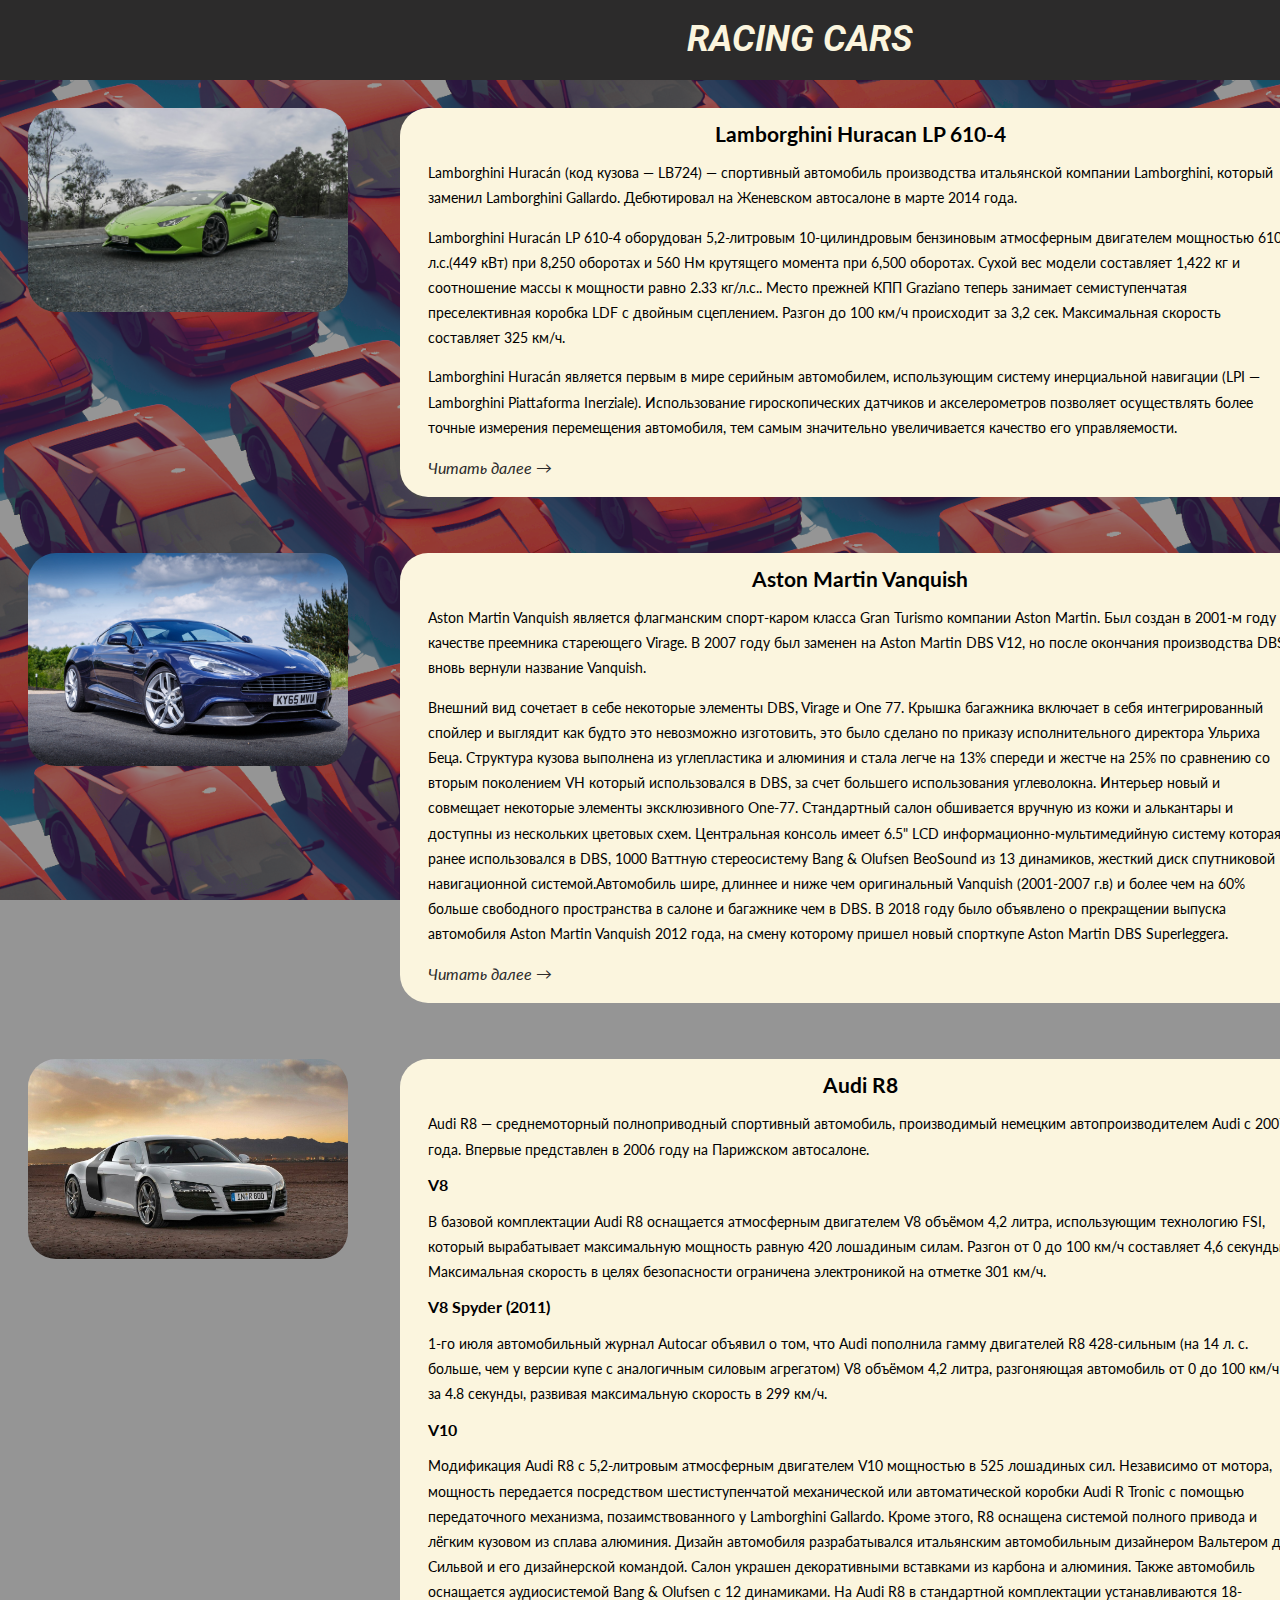
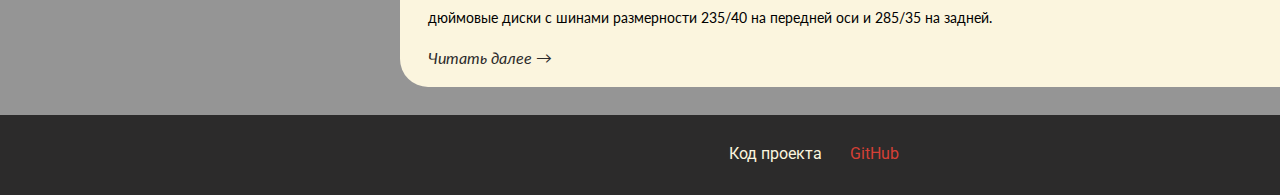
<file: index.html>
<!DOCTYPE html>
<html lang="en">
<head>
    <link rel="preconnect" href="https://fonts.gstatic.com">
<link href="https://fonts.googleapis.com/css2?family=Lato:ital,wght@0,100;0,300;0,400;0,700;0,900;1,100;1,300;1,400;1,700;1,900&family=Roboto:ital,wght@0,100;0,300;0,400;0,500;0,700;0,900;1,100;1,300;1,400;1,500;1,700;1,900&display=swap" rel="stylesheet">
    <meta charset="UTF-8">
    <title>Racing cars | Main page</title>
    <link rel="stylesheet" href="assets/css/normalize.css">
    <link rel="stylesheet" href="assets/css/style.css">
</head>
<body>
    <div class="page">
        <header class="header">
            <div class="header-logo">
                <h1><i>Racing cars</i></h1>
            </div>
        </header>
        <div class="page-wrapper">
            <main class="main">
                <div class="main-inner">
                    <div class="auto-card">
                        <div class="auto-img">
                            <img class="card-img" src="assets/img/Lamborghini-Huracan-LP-610-4.jpg" alt="Lamborghini Huracan LP 610-4">
                        </div>
                        <div class="auto-desc">
                            <div class="auto-card__title">
                                <h2>Lamborghini Huracan LP 610-4</h2>
                            </div>
                            <p>Lamborghini Huracán (код кузова — LB724) — спортивный автомобиль производства итальянской компании Lamborghini, который заменил Lamborghini Gallardo. Дебютировал на Женевском автосалоне в марте 2014 года.</p>
                            <p>Lamborghini Huracán LP 610-4 оборудован 5,2-литровым 10-цилиндровым бензиновым атмосферным двигателем мощностью 610 л.с.(449 кВт) при 8,250 оборотах и 560 Нм крутящего момента при 6,500 оборотах. Сухой вес модели составляет 1,422 кг и соотношение массы к мощности равно 2.33 кг/л.с.. Место прежней КПП Graziano теперь занимает семиступенчатая преселективная коробка LDF с двойным сцеплением. Разгон до 100 км/ч происходит за 3,2 сек. Максимальная скорость составляет 325 км/ч.</p>
                            <p>Lamborghini Huracán является первым в мире серийным автомобилем, использующим систему инерциальной навигации (LPI — Lamborghini Piattaforma Inerziale). Использование гироскопических датчиков и акселерометров позволяет осуществлять более точные измерения перемещения автомобиля, тем самым значительно увеличивается качество его управляемости.</p>
                            <p><a class="link" href="https://ru.wikipedia.org/wiki/Lamborghini_Hurac%C3%A1n" target="_blank">Читать далее &rarr;</a></p>
                        </div>
                    </div>
                    <div class="auto-card">
                        <div class="auto-img">
                            <img class="card-img" src="assets/img/Aston-Martin-Vanquish.jpg" alt="Aston Martin Vanquish">
                        </div>
                        <div class="auto-desc">
                            <div class="auto-card__title">
                                <h2>Aston Martin Vanquish</h2>
                            </div>
                            <p>Aston Martin Vanquish является флагманским спорт-каром класса Gran Turismo компании Aston Martin. Был создан в 2001-м году в качестве преемника стареющего Virage. В 2007 году был заменен на Aston Martin DBS V12, но после окончания производства DBS, вновь вернули название Vanquish.</p>
                            <p>Внешний вид сочетает в себе некоторые элементы DBS, Virage и One 77. Крышка багажника включает в себя интегрированный спойлер и выглядит как будто это невозможно изготовить, это было сделано по приказу исполнительного директора Ульриха Беца. Структура кузова выполнена из углепластика и алюминия и стала легче на 13% спереди и жестче на 25% по сравнению со вторым поколением VH который использовался в DBS, за счет большего использования углеволокна. Интерьер новый и совмещает некоторые элементы эксклюзивного One-77. Стандартный салон обшивается вручную из кожи и алькантары и доступны из нескольких цветовых схем. Центральная консоль имеет 6.5" LCD информационно-мультимедийную систему которая ранее использовался в DBS, 1000 Ваттную стереосистему Bang & Olufsen BeoSound из 13 динамиков, жесткий диск спутниковой навигационной системой.Автомобиль шире, длиннее и ниже чем оригинальный Vanquish (2001-2007 г.в) и более чем на 60% больше свободного пространства в салоне и багажнике чем в DBS. В 2018 году было объявлено о прекращении выпуска автомобиля Aston Martin Vanquish 2012 года, на смену которому пришел новый спорткупе Aston Martin DBS Superleggera.</p>
                            <p><a class="link" href="https://ru.wikipedia.org/wiki/Aston_Martin_Vanquish" target="_blank">Читать далее &rarr;</a></p>
                        </div>
                    </div>
                    <div class="auto-card">
                        <div class="auto-img">
                            <img class="card-img" src="assets/img/audi-r8.jpg" alt="Audi R8">
                        </div>
                        <div class="auto-desc">
                            <div class="auto-card__title">
                                <h2>Audi R8</h2>
                            </div>
                            <p>Audi R8 — среднемоторный полноприводный спортивный автомобиль, производимый немецким автопроизводителем Audi с 2007 года. Впервые представлен в 2006 году на Парижском автосалоне.</p>
                            <h3>V8</h3>
                            <p>В базовой комплектации Audi R8 оснащается атмосферным двигателем V8 объёмом 4,2 литра, использующим технологию FSI, который вырабатывает максимальную мощность равную 420 лошадиным силам. Разгон от 0 до 100 км/ч составляет 4,6 секунды. Максимальная скорость в целях безопасности ограничена электроникой на отметке 301 км/ч.</p>
                            <h3>V8 Spyder (2011)</h3>
                            <p>1-го июля автомобильный журнал Autocar объявил о том, что Audi пополнила гамму двигателей R8 428-сильным (на 14 л. с. больше, чем у версии купе с аналогичным силовым агрегатом) V8 объёмом 4,2 литра, разгоняющая автомобиль от 0 до 100 км/ч за 4.8 секунды, развивая максимальную скорость в 299 км/ч.</p>
                            <h3>V10</h3>
                            <p>Модификация Audi R8 с 5,2-литровым атмосферным двигателем V10 мощностью в 525 лошадиных сил. Независимо от мотора, мощность передается посредством шестиступенчатой механической или автоматической коробки Audi R Tronic с помощью передаточного механизма, позаимствованного у Lamborghini Gallardo. Кроме этого, R8 оснащена системой полного привода и лёгким кузовом из сплава алюминия. Дизайн автомобиля разрабатывался итальянским автомобильным дизайнером Вальтером де Сильвой и его дизайнерской командой.

                                Салон украшен декоративными вставками из карбона и алюминия. Также автомобиль оснащается аудиосистемой Bang & Olufsen с 12 динамиками. На Audi R8 в стандартной комплектации устанавливаются 18-дюймовые диски с шинами размерности 235/40 на передней оси и 285/35 на задней.</p>
                                <p><a class="link" href="https://ru.wikipedia.org/wiki/Audi_R8" target="_blank">Читать далее &rarr;</a></p>
                        </div>
                    </div>
                </div>
            </main>
            <div class="sidebar-wrapper">
                <aside class="sidebar">
                    <nav class="nav">
                        <ul class="list">
                            <li class="list-item"><a class="link" href="index.html">Главная</a></li>
                            <li class="list-item"><a class="link" href="contacts.html">Контакты</a></li>
                            <li class="list-item"><a class="link" href="info.html">О нас</a></li>
                            <li class="list-item"><a class="link" href="equation-solve.html">Решение уравнения</a></li>
                            <li class="list-item"><a class="link" href="#">Клон Яндекс.Недвижимость</a></li>
                        </ul>
                    </nav>
                </aside>
            </div>
        </div>
        <footer class="footer">
            <div class="footer-wrapper">
                <div class="author">
                    <p>Код проекта</p>
                </div>
                <div class="author">
                    <a class="author-link" href="https://github.com/PCuser0032" target="_blank">GitHub</a>
                </div>
            </div>
        </footer>
    </div>
</body>
</html>
</file>
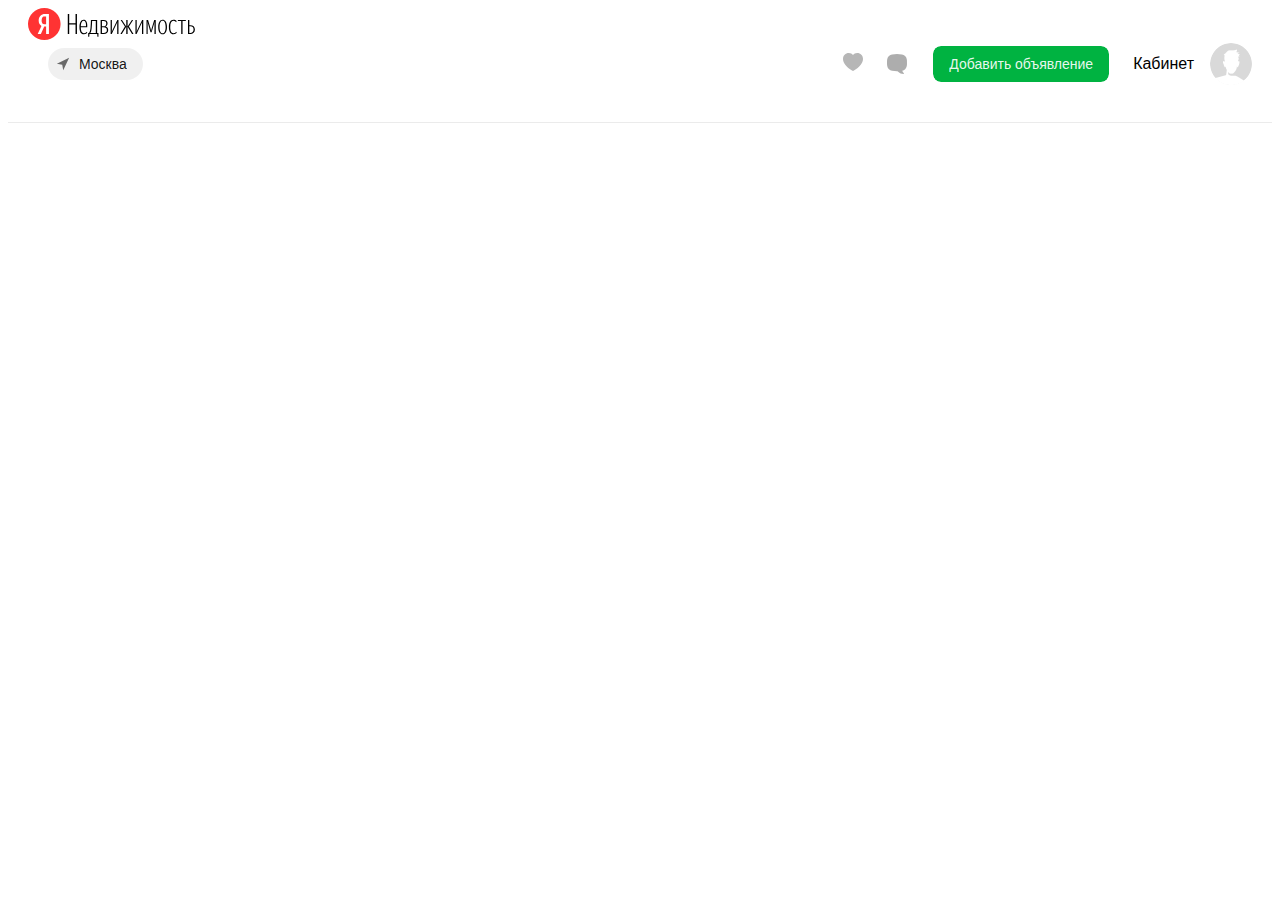
<file: yandex_realty_clone/index.html>
<!DOCTYPE html>
<html lang="en">

<head>
  <!-- Required meta tags -->
  <meta charset="utf-8" />
  <meta name="viewport" content="width=device-width, initial-scale=1" />

  <link href="https://cdn.jsdelivr.net/npm/bootstrap@5.0.0/dist/css/bootstrap.min.css" rel="stylesheet"
    integrity="sha384-wEmeIV1mKuiNpC+IOBjI7aAzPcEZeedi5yW5f2yOq55WWLwNGmvvx4Um1vskeMj0" crossorigin="anonymous" />
  <link rel="stylesheet" href="assets/custom-css/custom-style.css" />

  <title>Yandex realty clone</title>
</head>

<body>
  <!-- SVG icons -->
  <div style="position: absolute; width: 0; height: 0; overflow: hidden" class="svg-icons-sprite">
    <svg xmlns="http://www.w3.org/2000/svg" xmlns:xlink="http://www.w3.org/1999/xlink">
      <defs>
        <symbol fill="none" viewBox="0 0 24 24" id="airpollution-24">
          <path
            d="M13 6.5a3.5 3.5 0 113.5 3.5H3a1 1 0 100 2h13.5A5.5 5.5 0 1011 6.5a1 1 0 102 0zM12 20a2 2 0 01-2-2 1 1 0 10-2 0 4 4 0 104-4H3a1 1 0 100 2h9a2 2 0 110 4z"
            fill="currentColor"></path>
        </symbol>
        <symbol fill="none" viewBox="0 0 24 24" id="back-24">
          <path fill-rule="evenodd" clip-rule="evenodd"
            d="M15.707 5.293a1 1 0 010 1.414L10.414 12l5.293 5.293a1 1 0 01-1.414 1.414l-6-6a1 1 0 010-1.414l6-6a1 1 0 011.414 0z"
            fill="currentColor"></path>
        </symbol>
        <symbol viewBox="0 0 40 28" fill="none" id="bind-48">
          <rect width="40" height="28" rx="4" fill="#07F"></rect>
          <path d="M27 14a1 1 0 01-1 1h-5v5a1 1 0 11-2 0v-5h-5a1 1 0 110-2h5V8a1 1 0 112 0v5h5a1 1 0 011 1z"
            fill="#fff"></path>
        </symbol>
        <symbol fill="none" viewBox="0 0 24 24" id="chat-filled-24">
          <path
            d="M21.943 12.846c.04-.373.059-.749.057-1.124.002-.376-.017-2.974-.057-3.347-.05-.474-.123-.945-.22-1.414a5.792 5.792 0 00-1.665-3.001 5.85 5.85 0 00-3.08-1.544 29.997 29.997 0 00-9.957 0A5.85 5.85 0 003.942 3.96a5.792 5.792 0 00-1.665 3c-.096.469-.17.94-.22 1.414-.04.373-.059 2.97-.057 3.347 0 .375.02.75.06 1.124.05.474.123.945.22 1.413a5.792 5.792 0 001.663 3.003 5.85 5.85 0 003.078 1.545c1.64.274 3.3.411 4.962.41h.518c2.108 2.118 4.348 2.674 5.77 2.782h.044a.52.52 0 00.51-.313.511.511 0 00-.13-.583 5.517 5.517 0 01-1.421-2.363 5.844 5.844 0 002.89-1.588 5.794 5.794 0 001.559-2.893c.097-.468.17-.94.22-1.413z"
            fill="currentColor"></path>
        </symbol>
        <symbol fill="none" viewBox="0 0 24 24" id="clear-24">
          <path fill-rule="evenodd" clip-rule="evenodd"
            d="M12 22c5.523 0 10-4.477 10-10S17.523 2 12 2 2 6.477 2 12s4.477 10 10 10zM7.293 7.293a1 1 0 011.414 0L12 10.586l3.293-3.293a1 1 0 111.414 1.414L13.414 12l3.293 3.293a1 1 0 11-1.414 1.414L12 13.414l-3.293 3.293a1 1 0 11-1.414-1.414L10.586 12 7.293 8.707a1 1 0 010-1.414z"
            fill="currentColor"></path>
        </symbol>
        <symbol fill="none" viewBox="0 0 16 16" id="close-16">
          <path
            d="M13.707 3.707a1 1 0 10-1.414-1.414L8 6.586 3.707 2.293a1 1 0 00-1.414 1.414L6.586 8l-4.293 4.293a1 1 0 101.414 1.414L8 9.414l4.293 4.293a1 1 0 001.414-1.414L9.414 8l4.293-4.293z"
            fill="currentColor"></path>
        </symbol>
        <symbol viewBox="0 0 48 48" fill="none" id="combo-48">
          <path fill-rule="evenodd" clip-rule="evenodd"
            d="M0 19.2C0 12.48 0 9.12 1.308 6.552a12 12 0 015.244-5.244C9.12 0 12.48 0 19.2 0h9.6c6.72 0 10.08 0 12.648 1.308a12 12 0 015.244 5.244C48 9.12 48 12.48 48 19.2v9.6c0 6.72 0 10.08-1.308 12.648a12 12 0 01-5.244 5.244C38.88 48 35.52 48 28.8 48h-9.6c-6.72 0-10.08 0-12.648-1.308a12 12 0 01-5.244-5.244C0 38.88 0 35.52 0 28.8v-9.6z"
            fill="#fff"></path>
          <path fill-rule="evenodd" clip-rule="evenodd"
            d="M16.907 14.166l-.009.002c-.318 1.249-.784 1.912-1.301 2.456a12.72 12.72 0 00-4.039 6.418c-.49 1.171-.896 1.55-2.12 2.391a7.426 7.426 0 011.813-.829c-.03.223-.053.447-.07.674l1.418.195c.027-.392.075-.779.141-1.159a7.6 7.6 0 012.474.183v-.002a6.214 6.214 0 00-.938-.172c-.166-.022-.357-.047-.595-.083-.344-.053-.81-.567-.555-1.47l.08-.238.008-.018a11.28 11.28 0 012.071-3.574c.715-.85 1.577-.456 1.715-.105l.041.105a7.25 7.25 0 01-.368-1.364c.394-.327.812-.628 1.249-.9l-.942-1.084a14.91 14.91 0 00-.392.264 7.27 7.27 0 01.319-1.69zm.24 5.035zm-8.004 6.426l.047-.03-.047.033v-.003z"
            fill="url(#combo-48_paint0_linear)"></path>
          <path fill-rule="evenodd" clip-rule="evenodd"
            d="M20.35 34.321a7.162 7.162 0 01-.12.285l.006-.012c.044-.087.088-.175.129-.264l-.016-.009zm-.325 4.059c-1.092-.244-2.046-.437-3.798.08a7.439 7.439 0 001.704-.965 12.702 12.702 0 01-.48-.269l.512-1.348c.346.214.705.41 1.075.587.4-.455.744-.96 1.021-1.503a2.11 2.11 0 00-.194.854v.039c-.001.325-.003.909.615 1.183.116.037.233.072.35.106l.099.016-.002.01c.977.27 2.008.415 3.073.415s2.096-.144 3.073-.414l-.002-.01a1.3 1.3 0 00.097-.017c.12-.034.238-.07.356-.108.621-.276.62-.865.619-1.188v-.032c0-.292-.068-.542-.162-.776.27.514.6.992.98 1.425.417-.199.819-.422 1.205-.668h.048l.57 1.288c-.234.144-.472.28-.715.41a7.49 7.49 0 001.684.957c-1.749-.511-2.7-.311-3.797-.066A12.959 12.959 0 0124 39a12.96 12.96 0 01-3.975-.62zm7.627-4.055l-.009.005.076.158a7.768 7.768 0 01-.067-.163z"
            fill="url(#combo-48_paint1_linear)"></path>
          <path fill-rule="evenodd" clip-rule="evenodd"
            d="M31.327 17.576a7.25 7.25 0 01-.368 1.364l.041-.105c.128-.325 1.025-.534 1.724.116a11.266 11.266 0 012.224 4.053c.12.757-.294 1.188-.607 1.236-.238.036-.429.061-.595.083-.315.041-.54.071-.821.141a7.515 7.515 0 012.335-.15c.055.315.097.634.125.957l1.37-.62-.006-.047a7.43 7.43 0 012.128 1.04.13.13 0 01.002-.017c-1.47-.921-1.95-1.556-2.45-2.689a1.088 1.088 0 01-.071-.218.864.864 0 00-.06-.18 12.736 12.736 0 00-3.895-5.915c-.517-.545-.983-1.208-1.301-2.457l-.009-.002c.17.54.279 1.105.319 1.69a13.324 13.324 0 00-.313-.212l-.941 1.081c.408.26.799.544 1.17.85zM30.7 19.54z"
            fill="url(#combo-48_paint2_linear)"></path>
          <path fill-rule="evenodd" clip-rule="evenodd"
            d="M13.429 39c4.102 0 7.428-3.295 7.428-7.358 0-4.064-3.326-7.359-7.428-7.359C9.326 24.283 6 27.577 6 31.641S9.326 39 13.429 39z"
            fill="#FC0"></path>
          <g filter="url(#combo-48_filter0_d)">
            <path fill-rule="evenodd" clip-rule="evenodd"
              d="M8.266 30.706l1.791-2.29a.462.462 0 01.343-.147h6.057a.46.46 0 01.343.147l1.791 2.29a.369.369 0 01-.01.514l-5.152 5.327-5.153-5.327a.37.37 0 01-.01-.514z"
              fill="#fff"></path>
          </g>
          <path fill-rule="evenodd" clip-rule="evenodd" d="M18.69 31.028h-7.738l2.476 5.366 5.262-5.366z"
            fill="url(#combo-48_paint3_linear)"></path>
          <path fill-rule="evenodd" clip-rule="evenodd"
            d="M34.571 39C38.674 39 42 35.705 42 31.642c0-4.064-3.326-7.359-7.429-7.359-4.102 0-7.428 3.294-7.428 7.358S30.469 39 34.57 39z"
            fill="#5FCEF9"></path>
          <g filter="url(#combo-48_filter1_d)">
            <path fill-rule="evenodd" clip-rule="evenodd"
              d="M33.765 27.043h2.183a.308.308 0 01.282.433l-1.35 2.94h3.062a.305.305 0 01.24.5l-5.777 6.244 1.547-4.292h-2.341a.308.308 0 01-.29-.413l1.863-5.011a.619.619 0 01.581-.401z"
              fill="#fff"></path>
          </g>
          <path fill-rule="evenodd" clip-rule="evenodd"
            d="M24 23.717c4.103 0 7.429-3.294 7.429-7.358C31.429 12.293 28.103 9 24 9s-7.428 3.294-7.428 7.358 3.325 7.359 7.428 7.359z"
            fill="#00B341"></path>
          <g filter="url(#combo-48_filter2_d)">
            <path fill-rule="evenodd" clip-rule="evenodd"
              d="M22.452 16.052a.99.99 0 01-.749-1.639l1.54-1.78a1 1 0 011.513 0l1.54 1.78a.99.99 0 01-.748 1.639v3.599a1 1 0 01-1 1h-1.096a1 1 0 01-1-1v-3.6z"
              fill="#fff"></path>
          </g>
          <defs>
            <filter id="combo-48_filter0_d" x="2.167" y="24.269" width="22.524" height="20.278"
              filterUnits="userSpaceOnUse" color-interpolation-filters="sRGB">
              <feFlood flood-opacity="0" result="BackgroundImageFix"></feFlood>
              <feColorMatrix in="SourceAlpha" values="0 0 0 0 0 0 0 0 0 0 0 0 0 0 0 0 0 0 127 0"></feColorMatrix>
              <feOffset dy="2"></feOffset>
              <feGaussianBlur stdDeviation="3"></feGaussianBlur>
              <feColorMatrix values="0 0 0 0 0 0 0 0 0 0 0 0 0 0 0 0 0 0 0.08 0"></feColorMatrix>
              <feBlend in2="BackgroundImageFix" result="effect1_dropShadow"></feBlend>
              <feBlend in="SourceGraphic" in2="effect1_dropShadow" result="shape"></feBlend>
            </filter>
            <filter id="combo-48_filter1_d" x="29.301" y="26.043" width="10.95" height="14.118"
              filterUnits="userSpaceOnUse" color-interpolation-filters="sRGB">
              <feFlood flood-opacity="0" result="BackgroundImageFix"></feFlood>
              <feColorMatrix in="SourceAlpha" values="0 0 0 0 0 0 0 0 0 0 0 0 0 0 0 0 0 0 127 0"></feColorMatrix>
              <feOffset dy="1"></feOffset>
              <feGaussianBlur stdDeviation="1"></feGaussianBlur>
              <feColorMatrix values="0 0 0 0 0 0 0 0 0 0 0 0 0 0 0 0 0 0 0.16 0"></feColorMatrix>
              <feBlend in2="BackgroundImageFix" result="effect1_dropShadow"></feBlend>
              <feBlend in="SourceGraphic" in2="effect1_dropShadow" result="shape"></feBlend>
            </filter>
            <filter id="combo-48_filter2_d" x="19.46" y="11.288" width="9.08" height="12.363"
              filterUnits="userSpaceOnUse" color-interpolation-filters="sRGB">
              <feFlood flood-opacity="0" result="BackgroundImageFix"></feFlood>
              <feColorMatrix in="SourceAlpha" values="0 0 0 0 0 0 0 0 0 0 0 0 0 0 0 0 0 0 127 0"></feColorMatrix>
              <feOffset dy="1"></feOffset>
              <feGaussianBlur stdDeviation="1"></feGaussianBlur>
              <feColorMatrix values="0 0 0 0 0 0 0 0 0 0 0 0 0 0 0 0 0 0 0.16 0"></feColorMatrix>
              <feBlend in2="BackgroundImageFix" result="effect1_dropShadow"></feBlend>
              <feBlend in="SourceGraphic" in2="effect1_dropShadow" result="shape"></feBlend>
            </filter>
          </defs>
        </symbol>
        <linearGradient id="combo-48_paint0_linear" x1="16.357" y1="16.854" x2="12.719" y2="24.849"
          gradientUnits="userSpaceOnUse">
          <stop offset=".102" stop-color="#00B341"></stop>
          <stop offset=".482" stop-color="#A1DE32"></stop>
          <stop offset=".911" stop-color="#FC0"></stop>
        </linearGradient>
        <linearGradient id="combo-48_paint1_linear" x1="29.925" y1="36.002" x2="18.929" y2="36.134"
          gradientUnits="userSpaceOnUse">
          <stop offset=".109" stop-color="#5FCEF9"></stop>
          <stop offset=".535" stop-color="#CCEB8E"></stop>
          <stop offset="1" stop-color="#FC0"></stop>
        </linearGradient>
        <linearGradient id="combo-48_paint2_linear" x1="31.214" y1="16.712" x2="35.258" y2="24.83"
          gradientUnits="userSpaceOnUse">
          <stop offset=".134" stop-color="#00B341"></stop>
          <stop offset=".505" stop-color="#31D8B9"></stop>
          <stop offset="1" stop-color="#5FCEF9"></stop>
        </linearGradient>
        <linearGradient id="combo-48_paint3_linear" x1="14.349" y1="34.218" x2="13.597" y2="31.349"
          gradientUnits="userSpaceOnUse">
          <stop stop-color="#fff"></stop>
          <stop offset="1" stop-color="#D8F4FF"></stop>
        </linearGradient>
        <symbol fill="none" viewBox="0 0 24 24" id="draw-desktop-24">
          <path fill-rule="evenodd" clip-rule="evenodd"
            d="M7.028 4.36c.997-.354 1.856-.4 2.637-.288 1.218.176 2.34.749 3.641 1.451l.203.11c1.204.651 2.567 1.388 4.121 1.736 1.692.378 3.57.292 5.769-.675.507-.224.739-.818.517-1.329a1 1 0 00-1.321-.52c-1.814.798-3.258.838-4.53.554-1.276-.285-2.415-.9-3.679-1.583l-.131-.07c-1.269-.685-2.686-1.437-4.305-1.671-1.673-.242-3.47.076-5.525 1.316l.017.029A1.01 1.01 0 004 4.302l.69 15.325c.017.388.254.73.61.883a.999.999 0 001.054-.17l2.923-2.584 2.147 3.74a1 1 0 001.37.369l3.475-2.018c.48-.279.644-.896.367-1.378l-2.147-3.74 3.687-1.254a1.01 1.01 0 00.219-1.806L7.027 4.362zm1.845 11.068L6.6 17.436 6.093 6.154l9.461 6.084-2.866.974a1.014 1.014 0 00-.547 1.46l2.257 3.932-1.737 1.009-2.257-3.932a.999.999 0 00-1.53-.253z"
            fill="currentColor"></path>
        </symbol>
        <symbol fill="none" viewBox="0 0 48 48" id="egrn-paid-report-48">
          <path fill-rule="evenodd" clip-rule="evenodd"
            d="M0 19.2C0 12.48 0 9.12 1.308 6.552a12 12 0 015.244-5.244C9.12 0 12.48 0 19.2 0h9.6c6.72 0 10.08 0 12.648 1.308a12 12 0 015.244 5.244C48 9.12 48 12.48 48 19.2v9.6c0 6.72 0 10.08-1.308 12.648a12 12 0 01-5.244 5.244C38.88 48 35.52 48 28.8 48h-9.6c-6.72 0-10.08 0-12.648-1.308a12 12 0 01-5.244-5.244C0 38.88 0 35.52 0 28.8v-9.6z"
            fill="#8FC3FF"></path>
          <g filter="url(#egrn-paid-report-48_filter0_d)">
            <path fill-rule="evenodd" clip-rule="evenodd"
              d="M24.871 8H14a2 2 0 00-2 2v28a2 2 0 002 2h20a2 2 0 002-2V19.129L24.871 8z" fill="#fff"></path>
            <g filter="url(#egrn-paid-report-48_filter1_d)">
              <path fill-rule="evenodd" clip-rule="evenodd" d="M24.871 8L36 19.129h-9.129a2 2 0 01-2-2V8z" fill="#fff">
              </path>
            </g>
            <g filter="url(#egrn-paid-report-48_filter2_i)">
              <path stroke="#fff" stroke-linecap="round" d="M16.5 35.5h15"></path>
            </g>
            <g filter="url(#egrn-paid-report-48_filter3_i)">
              <path stroke="#fff" stroke-linecap="round" d="M16.5 32.5h15"></path>
            </g>
            <g filter="url(#egrn-paid-report-48_filter4_i)">
              <path stroke="#fff" stroke-linecap="round" d="M16.5 29.5h15"></path>
            </g>
            <g filter="url(#egrn-paid-report-48_filter5_i)">
              <path stroke="#fff" stroke-linecap="round" d="M16.5 26.5h15"></path>
            </g>
          </g>
          <defs>
            <filter id="egrn-paid-report-48_filter0_d" x="4" y="5" width="40" height="40" filterUnits="userSpaceOnUse"
              color-interpolation-filters="sRGB">
              <feFlood flood-opacity="0" result="BackgroundImageFix"></feFlood>
              <feColorMatrix in="SourceAlpha" values="0 0 0 0 0 0 0 0 0 0 0 0 0 0 0 0 0 0 127 0"></feColorMatrix>
              <feOffset dy="1"></feOffset>
              <feGaussianBlur stdDeviation="1"></feGaussianBlur>
              <feColorMatrix values="0 0 0 0 0 0 0 0 0 0 0 0 0 0 0 0 0 0 0.16 0"></feColorMatrix>
              <feBlend in2="BackgroundImageFix" result="effect1_dropShadow"></feBlend>
              <feBlend in="SourceGraphic" in2="effect1_dropShadow" result="shape"></feBlend>
            </filter>
            <filter id="egrn-paid-report-48_filter1_d" x="22.871" y="7" width="15.129" height="15.129"
              filterUnits="userSpaceOnUse" color-interpolation-filters="sRGB">
              <feFlood flood-opacity="0" result="BackgroundImageFix"></feFlood>
              <feColorMatrix in="SourceAlpha" values="0 0 0 0 0 0 0 0 0 0 0 0 0 0 0 0 0 0 127 0"></feColorMatrix>
              <feOffset dy="1"></feOffset>
              <feGaussianBlur stdDeviation="1"></feGaussianBlur>
              <feColorMatrix values="0 0 0 0 0 0 0 0 0 0 0 0 0 0 0 0 0 0 0.16 0"></feColorMatrix>
              <feBlend in2="BackgroundImageFix" result="effect1_dropShadow"></feBlend>
              <feBlend in="SourceGraphic" in2="effect1_dropShadow" result="shape"></feBlend>
            </filter>
            <filter id="egrn-paid-report-48_filter2_i" x="16" y="35" width="16" height="1.5"
              filterUnits="userSpaceOnUse" color-interpolation-filters="sRGB">
              <feFlood flood-opacity="0" result="BackgroundImageFix"></feFlood>
              <feBlend in="SourceGraphic" in2="BackgroundImageFix" result="shape"></feBlend>
              <feColorMatrix in="SourceAlpha" values="0 0 0 0 0 0 0 0 0 0 0 0 0 0 0 0 0 0 127 0" result="hardAlpha">
              </feColorMatrix>
              <feOffset dy=".5"></feOffset>
              <feGaussianBlur stdDeviation=".5"></feGaussianBlur>
              <feComposite in2="hardAlpha" operator="arithmetic" k2="-1" k3="1"></feComposite>
              <feColorMatrix values="0 0 0 0 0 0 0 0 0 0 0 0 0 0 0 0 0 0 0.16 0"></feColorMatrix>
              <feBlend in2="shape" result="effect1_innerShadow"></feBlend>
            </filter>
            <filter id="egrn-paid-report-48_filter3_i" x="16" y="32" width="16" height="1.5"
              filterUnits="userSpaceOnUse" color-interpolation-filters="sRGB">
              <feFlood flood-opacity="0" result="BackgroundImageFix"></feFlood>
              <feBlend in="SourceGraphic" in2="BackgroundImageFix" result="shape"></feBlend>
              <feColorMatrix in="SourceAlpha" values="0 0 0 0 0 0 0 0 0 0 0 0 0 0 0 0 0 0 127 0" result="hardAlpha">
              </feColorMatrix>
              <feOffset dy=".5"></feOffset>
              <feGaussianBlur stdDeviation=".5"></feGaussianBlur>
              <feComposite in2="hardAlpha" operator="arithmetic" k2="-1" k3="1"></feComposite>
              <feColorMatrix values="0 0 0 0 0 0 0 0 0 0 0 0 0 0 0 0 0 0 0.16 0"></feColorMatrix>
              <feBlend in2="shape" result="effect1_innerShadow"></feBlend>
            </filter>
            <filter id="egrn-paid-report-48_filter4_i" x="16" y="29" width="16" height="1.5"
              filterUnits="userSpaceOnUse" color-interpolation-filters="sRGB">
              <feFlood flood-opacity="0" result="BackgroundImageFix"></feFlood>
              <feBlend in="SourceGraphic" in2="BackgroundImageFix" result="shape"></feBlend>
              <feColorMatrix in="SourceAlpha" values="0 0 0 0 0 0 0 0 0 0 0 0 0 0 0 0 0 0 127 0" result="hardAlpha">
              </feColorMatrix>
              <feOffset dy=".5"></feOffset>
              <feGaussianBlur stdDeviation=".5"></feGaussianBlur>
              <feComposite in2="hardAlpha" operator="arithmetic" k2="-1" k3="1"></feComposite>
              <feColorMatrix values="0 0 0 0 0 0 0 0 0 0 0 0 0 0 0 0 0 0 0.16 0"></feColorMatrix>
              <feBlend in2="shape" result="effect1_innerShadow"></feBlend>
            </filter>
            <filter id="egrn-paid-report-48_filter5_i" x="16" y="26" width="16" height="1.5"
              filterUnits="userSpaceOnUse" color-interpolation-filters="sRGB">
              <feFlood flood-opacity="0" result="BackgroundImageFix"></feFlood>
              <feBlend in="SourceGraphic" in2="BackgroundImageFix" result="shape"></feBlend>
              <feColorMatrix in="SourceAlpha" values="0 0 0 0 0 0 0 0 0 0 0 0 0 0 0 0 0 0 127 0" result="hardAlpha">
              </feColorMatrix>
              <feOffset dy=".5"></feOffset>
              <feGaussianBlur stdDeviation=".5"></feGaussianBlur>
              <feComposite in2="hardAlpha" operator="arithmetic" k2="-1" k3="1"></feComposite>
              <feColorMatrix values="0 0 0 0 0 0 0 0 0 0 0 0 0 0 0 0 0 0 0.16 0"></feColorMatrix>
              <feBlend in2="shape" result="effect1_innerShadow"></feBlend>
            </filter>
          </defs>
        </symbol>
        <symbol fill="none" viewBox="0 0 24 24" id="favorite-filled-24">
          <path
            d="M2 9.003c0 4.102 3.547 8.155 9.061 11.613.307.192.682.384.939.384.257 0 .632-.192.939-.384C18.462 17.158 22 13.105 22 9.003 22 5.46 19.48 3 16.249 3c-1.887 0-3.36.836-4.249 2.104C11.13 3.845 9.648 3 7.76 3 4.52 3 2 5.459 2 9.003z"
            fill="currentColor"></path>
        </symbol>
        <symbol fill="none" viewBox="0 0 16 16" id="geo-16">
          <path d="M15 .999L8.26 15 7.111 8.887 1 7.741 15 .999z" fill="currentColor"></path>
        </symbol>
        <symbol fill="none" viewBox="0 0 24 24" id="info-24">
          <path d="M11 11a1 1 0 112 0v6a1 1 0 11-2 0v-6zm1-5a1 1 0 100 2 1 1 0 000-2z" fill="currentColor"></path>
          <path fill-rule="evenodd" clip-rule="evenodd"
            d="M12 1C5.925 1 1 5.925 1 12s4.925 11 11 11 11-4.925 11-11S18.075 1 12 1zM3 12a9 9 0 1018 0 9 9 0 00-18 0z"
            fill="currentColor"></path>
        </symbol>
        <symbol fill="none" viewBox="0 0 24 24" id="infrastructure-24">
          <path fill-rule="evenodd" clip-rule="evenodd"
            d="M2.293 2.293a1 1 0 011.414 0L5.414 4H19.79a3 3 0 012.985 3.299l-.6 6A3 3 0 0119.19 16H9.062a3 3 0 01-2.91-2.272L4.096 5.51 2.293 3.707a1 1 0 010-1.414zM6.28 6l1.81 7.242a1 1 0 00.97.758h10.13a1 1 0 00.995-.9l.6-6A1 1 0 0019.79 6H6.28z"
            fill="currentColor"></path>
          <path d="M20 20a2 2 0 11-4 0 2 2 0 014 0zm-10 2a2 2 0 100-4 2 2 0 000 4z" fill="currentColor"></path>
        </symbol>
        <symbol fill="none" viewBox="0 0 24 24" id="layers-24">
          <path fill-rule="evenodd" clip-rule="evenodd"
            d="M18.77 12l2.51 1.484c.947.56.95 1.47 0 2.032l-8.417 4.974c-.472.28-1.25.282-1.726 0L2.72 15.516c-.947-.56-.95-1.47 0-2.032L5.23 12l-2.51-1.484c-.947-.56-.95-1.47 0-2.032l8.417-4.974c.472-.28 1.25-.282 1.726 0l8.418 4.974c.948.56.95 1.47 0 2.032L18.771 12zm-1.72 1.016l2.168 1.28c.187.11.19.295 0 .408L12 18.97l-7.218-4.266c-.187-.11-.19-.295 0-.408l2.168-1.28 4.187 2.474c.477.282 1.254.28 1.726 0l4.187-2.474zM4.782 9.296c-.19.113-.187.297 0 .408L12 13.97l7.218-4.266c.19-.113.187-.297 0-.408L12 5.03 4.782 9.296z"
            fill="currentColor"></path>
        </symbol>
        <symbol fill="none" viewBox="0 0 24 24" id="pin-24">
          <path fill-rule="evenodd" clip-rule="evenodd"
            d="M4 10a8 8 0 1113.658 5.656c-.378.378-.89.8-1.442 1.256-1.567 1.293-3.468 2.862-3.616 4.488-.03.33-.269.6-.6.6-.331 0-.57-.27-.6-.6-.148-1.626-2.05-3.195-3.616-4.488-.553-.456-1.064-.878-1.442-1.256A7.974 7.974 0 014 10zm10.8-.014a2.8 2.8 0 11-5.6 0 2.8 2.8 0 015.6 0z"
            fill="currentColor"></path>
        </symbol>
        <symbol viewBox="0 0 44 44" fill="none" id="placement-48">
          <path
            d="M42.808 10.83s-1.415-6.763-7.529-9.138C32.404.594 27.157.046 22 0 16.843.046 11.596.594 8.72 1.692 2.608 4.067 1.193 10.83 1.193 10.83.279 14.667-.04 18.55.005 21.978c-.045 3.473.23 7.357 1.187 11.194 0 0 1.415 6.762 7.529 9.138C11.596 43.406 16.843 43.955 22 44c5.157-.046 10.404-.548 13.28-1.69 6.113-2.376 7.528-9.138 7.528-9.138.913-3.837 1.232-7.721 1.187-11.148.045-3.473-.23-7.357-1.187-11.194z"
            fill="#fff"></path>
          <path
            d="M10.625 14.417a3.792 3.792 0 013.792-3.792h15.166a3.792 3.792 0 013.792 3.792v.541h-5.417v-1.083a.542.542 0 10-1.083 0v1.083h-9.75v-1.083a.542.542 0 10-1.084 0v1.083h-5.416v-.541z"
            fill="#0065D9"></path>
          <path fill-rule="evenodd" clip-rule="evenodd"
            d="M27.958 16.042h5.417v13.541a3.792 3.792 0 01-3.792 3.792H14.417a3.792 3.792 0 01-3.792-3.792V16.042h5.416v1.083a.542.542 0 001.084 0v-1.083h9.75v1.083a.542.542 0 101.083 0v-1.083zM15.5 20.375c-.898 0-1.625.727-1.625 1.625v2.708h4.875v-4.333H15.5zm4.333 0v4.333h4.334v-4.333h-4.334zm5.417 0v4.333h4.875V22c0-.898-.727-1.625-1.625-1.625h-3.25zm4.875 5.417H25.25v4.333h3.25c.898 0 1.625-.727 1.625-1.625v-2.708zm-5.958 4.333v-4.333h-4.334v4.333h4.334zm-5.417 0v-4.333h-4.875V28.5c0 .898.727 1.625 1.625 1.625h3.25z"
            fill="#0065D9"></path>
        </symbol>
        <symbol viewBox="0 0 48 48" fill="none" id="premium-48">
          <path fill-rule="evenodd" clip-rule="evenodd"
            d="M0 19.2C0 12.48 0 9.12 1.308 6.552a12 12 0 015.244-5.244C9.12 0 12.48 0 19.2 0h9.6c6.72 0 10.08 0 12.648 1.308a12 12 0 015.244 5.244C48 9.12 48 12.48 48 19.2v9.6c0 6.72 0 10.08-1.308 12.648a12 12 0 01-5.244 5.244C38.88 48 35.52 48 28.8 48h-9.6c-6.72 0-10.08 0-12.648-1.308a12 12 0 01-5.244-5.244C0 38.88 0 35.52 0 28.8v-9.6z"
            fill="#FC0"></path>
          <path fill-rule="evenodd" clip-rule="evenodd"
            d="M24 45.428c11.834 0 21.428-9.593 21.428-21.428S35.835 2.57 24 2.57 2.57 12.165 2.57 24c0 11.834 9.594 21.428 21.429 21.428z"
            fill="#FC0"></path>
          <g filter="url(#premium-48_filter0_d)">
            <path fill-rule="evenodd" clip-rule="evenodd"
              d="M9.107 21.278l5.168-6.671c.242-.271.605-.428.99-.428h17.47c.384 0 .748.157.99.428l5.167 6.67c.392.439.38 1.07-.028 1.496L24 38.286 9.135 22.773a1.082 1.082 0 01-.028-1.495z"
              fill="#fff"></path>
          </g>
          <path fill-rule="evenodd" clip-rule="evenodd" d="M39.179 22.214H16.857L24 37.839l15.18-15.625z"
            fill="url(#premium-48_paint0_linear)"></path>
          <defs>
            <filter id="premium-48_filter0_d" x="2.821" y="10.179" width="42.357" height="36.107"
              filterUnits="userSpaceOnUse" color-interpolation-filters="sRGB">
              <feFlood flood-opacity="0" result="BackgroundImageFix"></feFlood>
              <feColorMatrix in="SourceAlpha" values="0 0 0 0 0 0 0 0 0 0 0 0 0 0 0 0 0 0 127 0"></feColorMatrix>
              <feOffset dy="2"></feOffset>
              <feGaussianBlur stdDeviation="3"></feGaussianBlur>
              <feColorMatrix values="0 0 0 0 0 0 0 0 0 0 0 0 0 0 0 0 0 0 0.08 0"></feColorMatrix>
              <feBlend in2="BackgroundImageFix" result="effect1_dropShadow"></feBlend>
              <feBlend in="SourceGraphic" in2="effect1_dropShadow" result="shape"></feBlend>
            </filter>
          </defs>
        </symbol>
        <linearGradient id="premium-48_paint0_linear" x1="26.656" y1="31.503" x2="24.448" y2="23.158"
          gradientUnits="userSpaceOnUse">
          <stop stop-color="#fff"></stop>
          <stop offset="1" stop-color="#D8F4FF"></stop>
        </linearGradient>
        <symbol viewBox="0 0 48 48" fill="none" id="promotion-48">
          <path fill-rule="evenodd" clip-rule="evenodd"
            d="M0 19.2C0 12.48 0 9.12 1.308 6.552a12 12 0 015.244-5.244C9.12 0 12.48 0 19.2 0h9.6c6.72 0 10.08 0 12.648 1.308a12 12 0 015.244 5.244C48 9.12 48 12.48 48 19.2v9.6c0 6.72 0 10.08-1.308 12.648a12 12 0 01-5.244 5.244C38.88 48 35.52 48 28.8 48h-9.6c-6.72 0-10.08 0-12.648-1.308a12 12 0 01-5.244-5.244C0 38.88 0 35.52 0 28.8v-9.6z"
            fill="#5FCEF9"></path>
          <path fill-rule="evenodd" clip-rule="evenodd"
            d="M24 45.428c11.834 0 21.428-9.593 21.428-21.428S35.835 2.57 24 2.57 2.57 12.165 2.57 24c0 11.834 9.594 21.428 21.429 21.428z"
            fill="#5FCEF9"></path>
          <g filter="url(#promotion-48_filter0_d)">
            <path fill-rule="evenodd" clip-rule="evenodd"
              d="M21.674 10.607h6.297a.893.893 0 01.813 1.263l-3.89 8.559h8.83a.893.893 0 01.69 1.458L17.75 40.072l4.465-12.5h-6.756a.893.893 0 01-.838-1.202l5.377-14.594a1.786 1.786 0 011.676-1.169z"
              fill="#fff"></path>
          </g>
          <g mask="url(#promotion-48_a)">
            <path fill-rule="evenodd" clip-rule="evenodd" d="M36.054 20.429H24.893l-1.786 4.018 12.947-4.018z"
              fill="url(#promotion-48_paint0_linear)"></path>
          </g>
          <defs>
            <filter id="promotion-48_filter0_d" x="12.566" y="9.607" width="24.05" height="33.464"
              filterUnits="userSpaceOnUse" color-interpolation-filters="sRGB">
              <feFlood flood-opacity="0" result="BackgroundImageFix"></feFlood>
              <feColorMatrix in="SourceAlpha" values="0 0 0 0 0 0 0 0 0 0 0 0 0 0 0 0 0 0 127 0"></feColorMatrix>
              <feOffset dy="1"></feOffset>
              <feGaussianBlur stdDeviation="1"></feGaussianBlur>
              <feColorMatrix values="0 0 0 0 0 0 0 0 0 0 0 0 0 0 0 0 0 0 0.16 0"></feColorMatrix>
              <feBlend in2="BackgroundImageFix" result="effect1_dropShadow"></feBlend>
              <feBlend in="SourceGraphic" in2="effect1_dropShadow" result="shape"></feBlend>
            </filter>
          </defs>
        </symbol>
        <mask id="promotion-48_a" maskUnits="userSpaceOnUse" x="14" y="10" width="21" height="31">
          <path fill-rule="evenodd" clip-rule="evenodd"
            d="M21.674 10.607h6.297a.893.893 0 01.813 1.263l-3.89 8.559h8.83a.893.893 0 01.69 1.458L17.75 40.072l4.465-12.5h-6.756a.893.893 0 01-.838-1.202l5.377-14.594a1.786 1.786 0 011.676-1.169z"
            fill="#fff"></path>
        </mask>
        <linearGradient id="promotion-48_paint0_linear" x1="36.305" y1="21.828" x2="34.153" y2="26.806"
          gradientUnits="userSpaceOnUse">
          <stop stop-color="#fff"></stop>
          <stop offset="1" stop-color="#CCF1FF"></stop>
        </linearGradient>
        <symbol viewBox="0 0 48 48" fill="none" id="raising-48">
          <path fill-rule="evenodd" clip-rule="evenodd"
            d="M0 19.2C0 12.48 0 9.12 1.308 6.552a12 12 0 015.244-5.244C9.12 0 12.48 0 19.2 0h9.6c6.72 0 10.08 0 12.648 1.308a12 12 0 015.244 5.244C48 9.12 48 12.48 48 19.2v9.6c0 6.72 0 10.08-1.308 12.648a12 12 0 01-5.244 5.244C38.88 48 35.52 48 28.8 48h-9.6c-6.72 0-10.08 0-12.648-1.308a12 12 0 01-5.244-5.244C0 38.88 0 35.52 0 28.8v-9.6z"
            fill="#00B341"></path>
          <path fill-rule="evenodd" clip-rule="evenodd"
            d="M24 45.429c11.834 0 21.428-9.594 21.428-21.429 0-11.835-9.593-21.428-21.428-21.428S2.57 12.165 2.57 24 12.165 45.43 24 45.43z"
            fill="#00B341"></path>
          <g filter="url(#raising-48_filter0_d)">
            <path fill-rule="evenodd" clip-rule="evenodd"
              d="M19.536 23.107H15.46a1 1 0 01-.76-1.65l8.54-9.964a1 1 0 011.52 0l8.54 9.964a1 1 0 01-.76 1.65h-4.076V35.5a1 1 0 01-1 1h-6.928a1 1 0 01-1-1V23.107z"
              fill="#fff"></path>
          </g>
          <defs>
            <filter id="raising-48_filter0_d" x="12.458" y="10.144" width="23.084" height="29.356"
              filterUnits="userSpaceOnUse" color-interpolation-filters="sRGB">
              <feFlood flood-opacity="0" result="BackgroundImageFix"></feFlood>
              <feColorMatrix in="SourceAlpha" values="0 0 0 0 0 0 0 0 0 0 0 0 0 0 0 0 0 0 127 0"></feColorMatrix>
              <feOffset dy="1"></feOffset>
              <feGaussianBlur stdDeviation="1"></feGaussianBlur>
              <feColorMatrix values="0 0 0 0 0 0 0 0 0 0 0 0 0 0 0 0 0 0 0.16 0"></feColorMatrix>
              <feBlend in2="BackgroundImageFix" result="effect1_dropShadow"></feBlend>
              <feBlend in="SourceGraphic" in2="effect1_dropShadow" result="shape"></feBlend>
            </filter>
          </defs>
        </symbol>
        <symbol fill="none" viewBox="0 0 24 24" id="rent-24">
          <path d="M12 14a1 1 0 110 2 1 1 0 010-2z" fill="currentColor"></path>
          <path fill-rule="evenodd" clip-rule="evenodd"
            d="M20 3a1 1 0 01-1 1v2a6.996 6.996 0 01-3.392 6A6.996 6.996 0 0119 18v2a1 1 0 110 2H5a1 1 0 110-2v-2a6.996 6.996 0 013.392-6A6.996 6.996 0 015 6V4a1 1 0 110-2h14a1 1 0 011 1zM7 4h10v2c0 .342-.034.677-.1 1H7.1A5.024 5.024 0 017 6V4zm5 7a4.993 4.993 0 01-4-2h8a4.993 4.993 0 01-4 2zm-4.9 6a5.002 5.002 0 019.8 0H7.1zM7 19v1h10v-1H7z"
            fill="currentColor"></path>
        </symbol>
        <symbol fill="none" viewBox="0 0 24 24" id="rentability-24">
          <path fill-rule="evenodd" clip-rule="evenodd"
            d="M9 6h4.315c1.917 0 3.407 1.603 3.407 3.5s-1.49 3.5-3.407 3.5H10v1.031h3.532c.552 0 .983.448.963 1a1.044 1.044 0 01-1.034 1.001H10V17a1 1 0 11-2 0v-.968h-.036a.958.958 0 01-.963-1c.02-.541.463-.982.999-1V13a1 1 0 110-2V7a1 1 0 011-1zm1 5h3.315c.742 0 1.407-.636 1.407-1.5S14.057 8 13.315 8H10v3z"
            fill="currentColor"></path>
          <path fill-rule="evenodd" clip-rule="evenodd"
            d="M12 2C6.477 2 2 6.477 2 12s4.477 10 10 10 10-4.477 10-10S17.523 2 12 2zM4 12a8 8 0 1116 0 8 8 0 01-16 0z"
            fill="currentColor"></path>
        </symbol>
        <symbol fill="none" viewBox="0 0 24 24" id="schools-24">
          <path fill-rule="evenodd" clip-rule="evenodd"
            d="M5.83 2.109c-1.91-.52-3.799.885-3.803 2.828l-.024 12.247C2 18.508 2.9 19.67 4.2 20.024l6.745 1.833c.7.19 1.44.19 2.141 0l6.717-1.833C21.102 19.67 22 18.511 22 17.191V4.947C22 3 20.107 1.59 18.194 2.114L12.568 3.65c-.35.096-.722.096-1.072 0L5.83 2.11zM4.027 4.941c.002-.648.631-1.116 1.268-.943l5.665 1.543.04.01v14.287l-6.264-1.703a.983.983 0 01-.733-.947l.024-12.247zM13 19.845l6.268-1.71a.983.983 0 00.732-.944V4.947c0-.65-.631-1.119-1.269-.945L13.105 5.54 13 5.567v14.278z"
            fill="currentColor"></path>
        </symbol>
        <symbol fill="none" viewBox="0 0 24 24" id="sell-24">
          <path fill-rule="evenodd" clip-rule="evenodd"
            d="M12.555 1.168a1 1 0 00-1.11 0l-8.11 5.406A3 3 0 002 9.07V20a2 2 0 002 2h16a2 2 0 002-2V9.07a3 3 0 00-1.336-2.496l-8.11-5.406zM16 20h4V9.07a1 1 0 00-.445-.832L12 3.202 4.445 8.238A1 1 0 004 9.07V20h4v-7a2 2 0 012-2h4a2 2 0 012 2v7zm-6 0h4v-7h-4v7z"
            fill="currentColor"></path>
        </symbol>
        <symbol fill="none" viewBox="0 0 24 24" id="transport-24">
          <path d="M8.5 15a1 1 0 00-1-1H6a1 1 0 100 2h1.5a1 1 0 001-1zm9.5-1a1 1 0 110 2h-1.5a1 1 0 110-2H18z"
            fill="currentColor"></path>
          <path fill-rule="evenodd" clip-rule="evenodd"
            d="M22 17a3 3 0 01-3 3v1a1 1 0 11-2 0v-1H7v1a1 1 0 11-2 0v-1a3 3 0 01-3-3V5a3 3 0 013-3h14a3 3 0 013 3v12zM5 4a1 1 0 00-1 1v4.999h16V5a1 1 0 00-1-1H5zM4 17a1 1 0 001 1h14a1 1 0 001-1v-5H4v5z"
            fill="currentColor"></path>
        </symbol>
        <symbol viewBox="0 0 48 48" fill="none" id="turbo-48">
          <path fill-rule="evenodd" clip-rule="evenodd"
            d="M0 19.2C0 12.48 0 9.12 1.308 6.552a12 12 0 015.244-5.244C9.12 0 12.48 0 19.2 0h9.6c6.72 0 10.08 0 12.648 1.308a12 12 0 015.244 5.244C48 9.12 48 12.48 48 19.2v9.6c0 6.72 0 10.08-1.308 12.648a12 12 0 01-5.244 5.244C38.88 48 35.52 48 28.8 48h-9.6c-6.72 0-10.08 0-12.648-1.308a12 12 0 01-5.244-5.244C0 38.88 0 35.52 0 28.8v-9.6z"
            fill="#FF3F33"></path>
          <circle cx="24" cy="24" r="21.429" fill="#FF3F33"></circle>
          <g mask="url(#turbo-48_a)">
            <g filter="url(#turbo-48_filter0_d)">
              <path
                d="M23.552 7.936a.5.5 0 01.896 0l4.402 8.857a.5.5 0 00.376.273l9.837 1.419a.5.5 0 01.276.854l-7.113 6.886a.5.5 0 00-.145.444l1.68 9.727a.5.5 0 01-.724.528l-8.805-4.596a.5.5 0 00-.463 0l-8.805 4.596a.5.5 0 01-.725-.528l1.68-9.727a.5.5 0 00-.145-.444L8.662 19.34a.5.5 0 01.276-.854l9.837-1.42a.5.5 0 00.377-.272l4.401-8.857z"
                fill="#fff"></path>
            </g>
            <path d="M33.596 37.075H14.402L24 22.987l16.272-4.558-6.675 18.646z" fill="url(#turbo-48_paint0_linear)">
            </path>
            <path d="M34.013 37.49L23.999 22.986v9.116l10.014 5.386z" fill="#fff"></path>
          </g>
          <defs>
            <filter id="turbo-48_filter0_d" x="4.508" y="5.658" width="38.984" height="37.324"
              filterUnits="userSpaceOnUse" color-interpolation-filters="sRGB">
              <feFlood flood-opacity="0" result="BackgroundImageFix"></feFlood>
              <feColorMatrix in="SourceAlpha" values="0 0 0 0 0 0 0 0 0 0 0 0 0 0 0 0 0 0 127 0"></feColorMatrix>
              <feOffset dy="2"></feOffset>
              <feGaussianBlur stdDeviation="2"></feGaussianBlur>
              <feColorMatrix values="0 0 0 0 0 0 0 0 0 0 0 0 0 0 0 0 0 0 0.08 0"></feColorMatrix>
              <feBlend in2="BackgroundImageFix" result="effect1_dropShadow"></feBlend>
              <feBlend in="SourceGraphic" in2="effect1_dropShadow" result="shape"></feBlend>
            </filter>
          </defs>
        </symbol>
        <mask id="turbo-48_a" maskUnits="userSpaceOnUse" x="8" y="7" width="32" height="30">
          <path
            d="M23.552 7.936a.5.5 0 01.896 0l4.402 8.857a.5.5 0 00.376.273l9.837 1.419a.5.5 0 01.276.854l-7.113 6.886a.5.5 0 00-.145.444l1.68 9.727a.5.5 0 01-.724.528l-8.805-4.596a.5.5 0 00-.463 0l-8.805 4.596a.5.5 0 01-.725-.528l1.68-9.727a.5.5 0 00-.145-.444L8.662 19.34a.5.5 0 01.276-.854l9.837-1.42a.5.5 0 00.377-.272l4.401-8.857z"
            fill="#fff"></path>
        </mask>
        <linearGradient id="turbo-48_paint0_linear" x1="24.834" y1="17.186" x2="45.692" y2="19.707"
          gradientUnits="userSpaceOnUse">
          <stop stop-color="#DCF5FF"></stop>
          <stop offset="1" stop-color="#fff" stop-opacity="0"></stop>
        </linearGradient>
        <symbol viewBox="0 0 48 48" fill="none" id="wallet-48">
          <path fill-rule="evenodd" clip-rule="evenodd"
            d="M0 19.2C0 12.48 0 9.12 1.308 6.552a12 12 0 015.244-5.244C9.12 0 12.48 0 19.2 0h9.6c6.72 0 10.08 0 12.648 1.308a12 12 0 015.244 5.244C48 9.12 48 12.48 48 19.2v9.6c0 6.72 0 10.08-1.308 12.648a12 12 0 01-5.244 5.244C38.88 48 35.52 48 28.8 48h-9.6c-6.72 0-10.08 0-12.648-1.308a12 12 0 01-5.244-5.244C0 38.88 0 35.52 0 28.8v-9.6z"
            fill="#fff"></path>
          <path fill-rule="evenodd" clip-rule="evenodd"
            d="M15.07 18.375h19.528c1.271 0 2.311 1.08 2.311 2.399v13.191c0 1.32-1.04 2.399-2.311 2.399H13.22c-1.27 0-2.31-1.08-2.31-2.399v-15.95c0-1.199.808-2.158 1.964-2.398l19.615-3.238c.694-.12 1.387.48 1.387 1.2v1.798L13.22 17.176c0 .48.462 1.2 1.85 1.2zM32 29a2 2 0 100-4 2 2 0 000 4z"
            fill="#000" fill-opacity=".56"></path>
        </symbol>
        <symbol viewBox="0 0 24 24" fill="none" id="yandex-drive-24">
          <g mask="url(#yandex-drive-24_a)">
            <path
              d="M18.963 1H5.037A4.037 4.037 0 001 5.037v13.926A4.037 4.037 0 005.037 23h13.926A4.037 4.037 0 0023 18.963V5.037A4.037 4.037 0 0018.963 1z"
              fill="#fff"></path>
            <path
              d="M19.516 9.13c0-4.418-1.89-6.856-4.85-8.13H1.002v3.584a11.603 11.603 0 013.752-.61c8.845 0 8.825 9.453 2.725 15.553C5.866 21.138 4.29 22.244 2.817 23h7.962c5.238-3.168 8.737-8.434 8.737-13.87z"
              fill="#0000F7"></path>
            <path
              d="M4.752 3.974A11.601 11.601 0 001 4.584v18.415h1.816c1.473-.755 3.05-1.862 4.66-3.473 6.101-6.1 6.121-15.552-2.724-15.552z"
              fill="#161616"></path>
            <path d="M14.667 1c2.96 1.274 4.85 3.712 4.85 8.13 0 5.436-3.5 10.702-8.738 13.87h12.222V1h-8.334z"
              fill="#E3E3E3"></path>
            <path
              d="M19.516 9.13c0-4.418-1.89-6.856-4.85-8.13H1.002v3.584a11.603 11.603 0 013.752-.61c8.845 0 8.825 9.453 2.725 15.553C5.866 21.138 4.29 22.244 2.817 23h7.962c5.238-3.168 8.737-8.434 8.737-13.87z"
              fill="url(#yandex-drive-24_paint0_linear)"></path>
            <path
              d="M4.752 3.974A11.601 11.601 0 001 4.584v18.415h1.816c1.473-.755 3.05-1.862 4.66-3.473 6.101-6.1 6.121-15.552-2.724-15.552z"
              fill="url(#yandex-drive-24_paint1_linear)"></path>
          </g>
          <defs></defs>
        </symbol>
        <mask id="yandex-drive-24_a" maskUnits="userSpaceOnUse" x="1" y="1" width="22" height="22">
          <path
            d="M18.963 1H5.037A4.037 4.037 0 001 5.037v13.926A4.037 4.037 0 005.037 23h13.926A4.037 4.037 0 0023 18.963V5.037A4.037 4.037 0 0018.963 1z"
            fill="#ADE9FF"></path>
        </mask>
        <linearGradient id="yandex-drive-24_paint0_linear" x1="19.516" y1="12" x2="1.001" y2="12"
          gradientUnits="userSpaceOnUse">
          <stop stop-color="#fff" stop-opacity=".25"></stop>
          <stop offset="1" stop-color="#fff" stop-opacity="0"></stop>
        </linearGradient>
        <linearGradient id="yandex-drive-24_paint1_linear" x1="-1.244" y1="14.623" x2="12.224" y2="11.014"
          gradientUnits="userSpaceOnUse">
          <stop stop-color="#CADEF2" stop-opacity=".2"></stop>
          <stop offset=".021" stop-color="#C3D6EA" stop-opacity=".196"></stop>
          <stop offset=".167" stop-color="#96A4B2" stop-opacity=".167"></stop>
          <stop offset=".314" stop-color="#6F7982" stop-opacity=".137"></stop>
          <stop offset=".46" stop-color="#4F555B" stop-opacity=".108"></stop>
          <stop offset=".602" stop-color="#36393D" stop-opacity=".08"></stop>
          <stop offset=".741" stop-color="#242627" stop-opacity=".052"></stop>
          <stop offset=".876" stop-color="#1A1A1A" stop-opacity=".025"></stop>
          <stop offset="1" stop-color="#161616" stop-opacity="0"></stop>
        </linearGradient>
      </defs>
    </svg>
  </div>

  <div class="cs-page">
    <header class="cs-header">
      <div class="cs-container cs-content-width">
        <div class="container d-flex cs-navbar">
          <div class="cs-navbar__logo">
            <a class="" href="#">
              <img
                src="data:image/svg+xml,%3Csvg width='33' height='32' viewBox='0 0 33 32' fill='none' xmlns='http://www.w3.org/2000/svg'%3E %3Cpath d='M16.2945 32C25.2937 32 32.589 24.8366 32.589 16C32.589 7.16344 25.2937 0 16.2945 0C7.29529 0 0 7.16344 0 16C0 24.8366 7.29529 32 16.2945 32Z' fill='%23FF3333'/%3E %3Cpath d='M16.7499 6.01953C15.9297 6.01953 15.1779 6.15376 14.426 6.42221C13.6742 6.69067 13.0249 7.09336 12.4781 7.63027C11.9313 8.16718 11.487 8.83832 11.1453 9.64369C10.8377 10.449 10.6669 11.3886 10.6669 12.4289C10.6669 13.939 10.9402 15.147 11.5212 16.0195C12.0338 16.8249 12.6831 17.4289 13.4691 17.8987L9.67578 26.0195H12.8882L16.2374 18.6034H18.1169V26.0195H20.9193V6.01953H16.7499ZM16.6474 8.40208H18.1169V16.1873H16.6474C16.2374 16.1873 15.8273 16.1202 15.4513 15.9859C15.1096 15.8853 14.7678 15.6839 14.5286 15.3819C14.2551 15.0799 14.0501 14.7108 13.8792 14.241C13.7084 13.7712 13.64 13.1336 13.64 12.3953C13.64 11.6235 13.7426 10.9859 13.9135 10.449C14.0844 9.9457 14.3236 9.54302 14.5969 9.24101C14.8704 8.93899 15.1779 8.73765 15.5538 8.60342C15.8956 8.46919 16.2715 8.40208 16.6474 8.40208Z' fill='white'/%3E %3C/svg%3E">
            </a>
            <a class="cs-navbar__logo-realty cs-link-theme-islands" href="#">
              <img
                src="data:image/svg+xml,%3Csvg width='128' height='23' viewBox='0 0 128 23' fill='none' xmlns='http://www.w3.org/2000/svg'%3E %3Cpath d='M8.53131 20.02H9.95708V0H8.53131V9.24H2.20701V0H0.78125V20.02H2.20701V10.39H8.53131V20.02ZM13.7557 13.19H20.2531C20.7114 8.18 19.1125 5.63 16.6276 5.63C14.2038 5.63 12.442 8.34 12.442 12.96C12.442 17.58 13.8372 20.3 16.8924 20.3C19.1736 20.3 20.2531 18.7 20.2531 18.7L19.8254 17.64C19.8254 17.64 18.8274 19.15 16.9128 19.15C14.8352 19.15 13.8066 17.05 13.7557 13.19ZM16.6276 6.72C18.0839 6.72 19.2246 8.4 19.0005 12.15H13.7761C13.8983 8.62 15.1204 6.72 16.6276 6.72ZM24.673 14.2C25.0397 10.92 25.1313 6.97 25.1313 6.97H28.7772V18.96H23.3084C24.0416 18.12 24.4184 16.55 24.673 14.2ZM30.4066 22.79H31.4556V18.96H30.152V5.91H23.9296C23.9296 5.91 23.8787 10.42 23.5019 13.89C23.2167 16.55 22.677 18.48 21.7909 18.96H21.1901V22.79H22.2492L22.4224 20.02H30.2335L30.4066 22.79ZM36.7106 20.02C39.4195 20.02 41.2119 18.73 41.2119 15.96C41.2119 14.25 40.387 13.08 38.5335 12.54C39.9287 11.93 40.5601 10.75 40.5601 9.32C40.5601 7.08 39.1853 5.91 36.6495 5.91H33.6248V20.02H36.7106ZM36.5884 6.94C38.2484 6.94 39.2769 7.59 39.2769 9.38C39.2769 11.34 38.1567 12.18 36.5884 12.18H34.9385V6.94H36.5884ZM36.68 13.16C38.7576 13.16 39.8676 14 39.8676 16.04C39.8676 18.23 38.5641 19.01 36.7106 19.01H34.9385V13.16H36.68ZM50.1942 20.02H51.4774V5.91H50.3063L45.6318 15.82C45.3466 16.44 45.0615 17.05 44.8578 17.7H44.7763C44.8374 17.08 44.8884 16.46 44.8884 15.71V5.91H43.6357V20.02H44.7763L49.4508 10.08C49.7665 9.46 50.0211 8.88 50.2248 8.26H50.3063C50.2554 8.85 50.1942 9.46 50.1942 10.19V20.02ZM59.2581 12.71V20.02H60.6023V12.71L65.0528 20.02H66.5091L61.9466 12.43L66.1628 5.91H64.8796L60.6023 12.54V5.91H59.2581V12.54L54.9808 5.91H53.6466L57.9239 12.54L53.4124 20.02H54.8178L59.2581 12.71ZM75.0026 20.02H76.2858V5.91H75.1146L70.4401 15.82C70.155 16.44 69.8698 17.05 69.6662 17.7H69.5847C69.6458 17.08 69.6967 16.46 69.6967 15.71V5.91H68.4441V20.02H69.5847L74.2592 10.08C74.5749 9.46 74.8295 8.88 75.0331 8.26H75.1146C75.0637 8.85 75.0026 9.46 75.0026 10.19V20.02ZM83.4961 18.34H84.6163L87.0096 10.05C87.2031 9.38 87.3253 8.74 87.4679 7.95H87.5799C87.5188 8.74 87.4679 9.49 87.4679 10.44V20.02H88.7511V5.91H87.2031L84.6367 14.53C84.3515 15.54 84.2395 16.18 84.1581 16.91H84.046C83.9544 16.18 83.8729 15.54 83.5877 14.53L81.0723 5.91H79.5039V20.02H80.6446V10.44C80.6446 9.44 80.5631 8.74 80.502 7.98H80.6242C80.7871 8.68 80.8788 9.3 81.1028 10.05L83.4961 18.34ZM95.5947 20.3C98.0695 20.3 99.9841 17.56 99.9841 12.88C99.9841 8.04 98.0695 5.63 95.5947 5.63C93.1098 5.63 91.1952 8.34 91.1952 13.05C91.1952 17.86 93.1098 20.3 95.5947 20.3ZM95.5947 19.24C93.9042 19.24 92.5395 17.36 92.5395 12.96C92.5395 8.68 93.9042 6.72 95.5947 6.72C97.2751 6.72 98.6398 8.54 98.6398 12.96C98.6398 17.22 97.2751 19.24 95.5947 19.24ZM106.451 19.15C104.231 19.15 103.233 16.86 103.233 12.99C103.233 9.02 104.261 6.75 106.451 6.75C107.683 6.75 108.59 7.48 109.221 8.34L109.588 6.94C108.966 6.19 107.938 5.63 106.451 5.63C103.518 5.63 101.888 8.34 101.888 12.99C101.888 17.58 103.548 20.3 106.431 20.3C108.681 20.3 109.73 18.73 109.73 18.73L109.302 17.64C109.302 17.64 108.304 19.15 106.451 19.15ZM118.855 7V5.91H110.871V7H114.211V20.02H115.555V7H118.855ZM120.994 20.02H123.306C126.014 20.02 127.899 18.54 127.899 15.54C127.899 12.6 126.127 11.14 123.397 11.14H122.338V5.91H120.994V20.02ZM123.336 12.18C125.393 12.18 126.585 13.19 126.585 15.57C126.585 18 125.22 18.98 123.194 18.98H122.338V12.18H123.336Z' fill='black'/%3E %3C/svg%3E">
            </a>
          </div>
          <div class="cs-navbar__staff-and-user">
            <div class="cs-navbar__staff-menu">
              <div class="cs-navbar__staff-menu__region-select">
                <span class="cs-link cs-link-theme-islands cs-region-select cs-region-select-with-icon">
                  <svg class="cs-icon-svg cs-icon-svg__geo-16 cs-icon-svg__size-24 cs-region-select__icon">
                    <use xlink:href="#geo-16"></use>
                  </svg>
                  <span class="cs-region-select__value cs-region-select__value-with-icon">Москва</span>
                  &nbsp;
                </span>
              </div>
              <div class="cs-navbar__staff-menu__right-align">
                <a class="cs-link cs-link-theme-islands cs-link-view-text cs-navbar__staff-menu__favorites" href="">
                  <div class="cs-navbar__staff-menu__favorites-link">
                    <div class="cs-navbar__staff-menu__favorites-icons">
                      <svg class="cs-icon-svg cs-icon-svg__favorite-filled-24 cs-icon-svg__size-24">
                        <use xlink:href="#favorite-filled-24"></use>
                      </svg>
                    </div>
                  </div>
                </a>
                <div class="cs-navbar__staff-menu__chat-link cs-chat-trigger__wrap">
                  <svg class="cs-icon-svg cs-icon-svg_chat-filled-24 cs-icon-svg__size-24">
                    <use xlink:href="#chat-filled-24"></use>
                  </svg>
                </div>
              </div>
            </div>
            <div class="cs-navbar__user-menu__container">
              <a class="cs-button cs-button-size-s cs-button-theme-realty cs-button-type-link cs-button-view-green cs-navbar-add-offer-button"
                role="link" href="/management-new/add/?from=new-lk">
                <span class="cs-button__text">Добавить
                  объявление</span>
              </a>
              <a class="cs-link cs-link-size-l cs-link-theme-islands cs-link-view-text cs-navbar-user-menu__offers-link"
                href="https://realty.yandex.ru/management-new/">Кабинет</a>
              <div class="cs-user">
                <div class="cs-user-account">
                  <div class="cs-user-pic__wrapper cs-user-account__pic">
                    <div class="cs-user-pic cs-user-pic-size-l cs-user-account__pic">
                      <img class="cs-user-pic__image" alt="user icon" src="assets/img/user-icon.png">
                    </div>
                  </div>
                </div>
              </div>
            </div>
          </div>
        </div>
      </div>
      <div class="cs-main-menu-container cs-main-menu__separator">
        <div class="cs-container cs-content-width cs-main-menu__wrapper">
          <nav class="d-flex align-items-start">

          </nav>
        </div>
      </div>
    </header>
    <div class="cs-content">
      <div class="cs-container cs-content-width"></div>
    </div>
    <footer class="cs-footer">
      <div class="cs-container cs-content-width"></div>
    </footer>
  </div>

  <script src="https://cdn.jsdelivr.net/npm/bootstrap@5.0.0/dist/js/bootstrap.bundle.min.js"
    integrity="sha384-p34f1UUtsS3wqzfto5wAAmdvj+osOnFyQFpp4Ua3gs/ZVWx6oOypYoCJhGGScy+8"
    crossorigin="anonymous"></script>
</body>

</html>
</file>
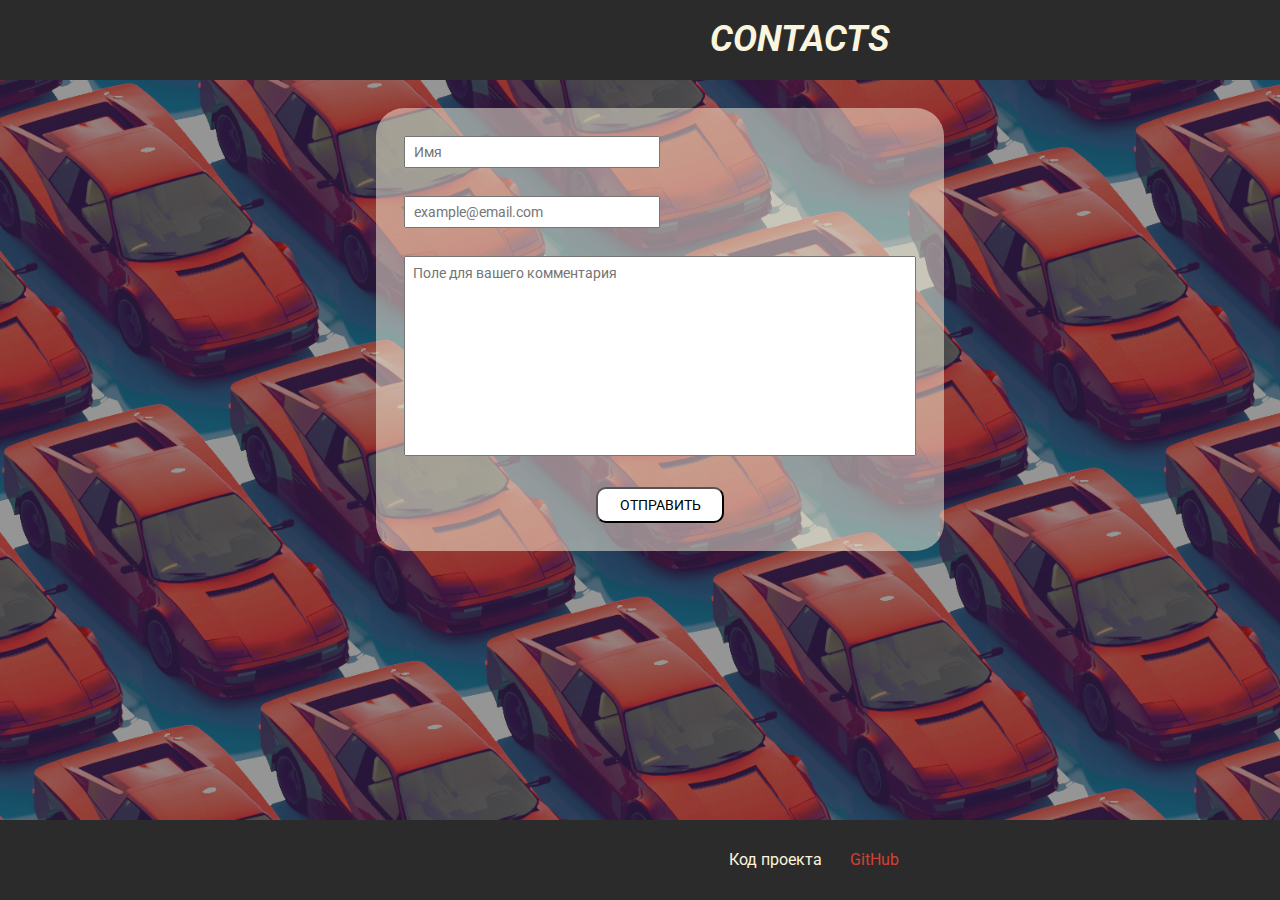
<file: contacts.html>
<!DOCTYPE html>
<html lang="en">
<head>
    <link rel="preconnect" href="https://fonts.gstatic.com">
<link href="https://fonts.googleapis.com/css2?family=Lato:ital,wght@0,100;0,300;0,400;0,700;0,900;1,100;1,300;1,400;1,700;1,900&family=Roboto:ital,wght@0,100;0,300;0,400;0,500;0,700;0,900;1,100;1,300;1,400;1,500;1,700;1,900&display=swap" rel="stylesheet">
    <meta charset="UTF-8">
    <title>Racing cars | Contacts</title>
    <link rel="stylesheet" href="assets/css/normalize.css">
    <link rel="stylesheet" href="assets/css/style.css">
</head>
<body>
    <div class="page">
        <header class="header">
            <div class="header-logo">
                <h1><i>Contacts</i></h1>
            </div>
        </header>
        <div class="page-wrapper">
            <main class="main">
                <div class="form-wrapper">
                    <form class="contact-form" action="">
                        <div class="form-item">
                            <input class="name-input" type="text" placeholder="Имя">
                        </div>
                        <div class="form-item">
                            <input class="email-input" type="email" placeholder="example@email.com">
                        </div>
                        <div class="form-item">
                            <textarea class="comment-area" name="comment" id="#" placeholder="Поле для вашего комментария"></textarea>
                        </div>
                        <div class="form-item item-submit">
                            <button class="submit" type="submit">отправить</button>
                        </div>
                    </form>
                </div>
            </main>
            <div class="sidebar-wrapper">
                <aside class="sidebar">
                    <nav class="nav">
                        <ul class="list">
                            <li class="list-item"><a class="link" href="index.html">Главная</a></li>
                            <li class="list-item"><a class="link" href="contacts.html">Контакты</a></li>
                            <li class="list-item"><a class="link" href="info.html">О нас</a></li>
                            <li class="list-item"><a class="link" href="equation-solve.html">Решение уравнения</a></li>
                            <li class="list-item"><a class="link" href="#">Клон Яндекс.Недвижимость</a></li>
                        </ul>
                    </nav>
                </aside>
            </div>
        </div>
        <footer class="footer">
            <div class="footer-wrapper">
                <div class="author">
                    <p>Код проекта</p>
                </div>
                <div class="author">
                    <a class="author-link" href="https://github.com/PCuser0032" target="_blank">GitHub</a>
                </div>
            </div>
        </footer>
    </div>
</body>
</html>
</file>
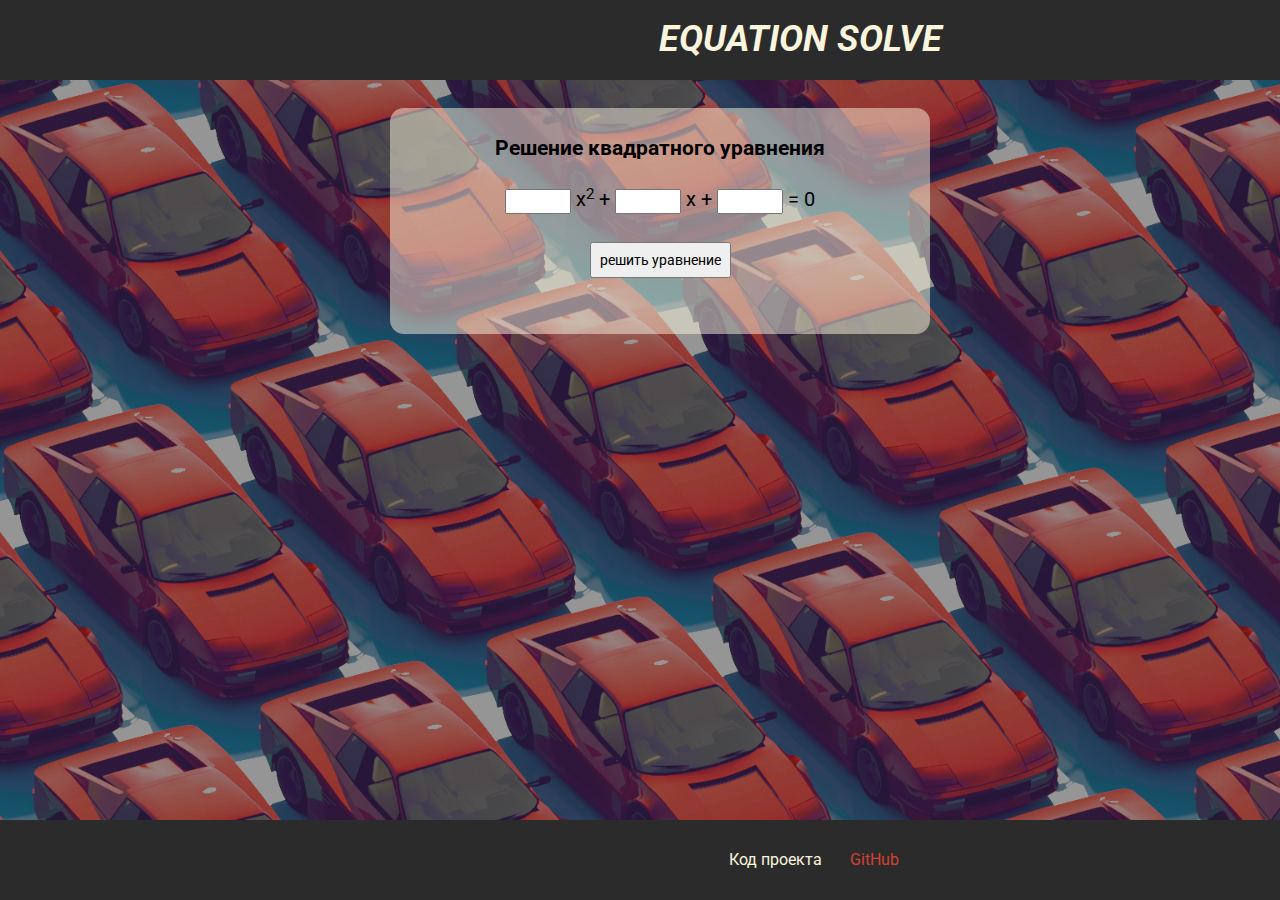
<file: equation-solve.html>
<!DOCTYPE html>
<html lang="en">
<head>
    <link rel="preconnect" href="https://fonts.gstatic.com">
<link href="https://fonts.googleapis.com/css2?family=Lato:ital,wght@0,100;0,300;0,400;0,700;0,900;1,100;1,300;1,400;1,700;1,900&family=Roboto:ital,wght@0,100;0,300;0,400;0,500;0,700;0,900;1,100;1,300;1,400;1,500;1,700;1,900&display=swap" rel="stylesheet">
    <meta charset="UTF-8">
    <title>Racing cars | Square equation solve</title>
    <link rel="stylesheet" href="assets/css/normalize.css">
    <link rel="stylesheet" href="assets/css/style.css">
</head>
<body>
    <div class="page">
        <header class="header">
            <div class="header-logo">
                <h1><i>Equation solve</i></h1>
            </div>
        </header>
        <div class="page-wrapper">
            <main class="main">
                <div class="eq-container">
                    <div class="eq-solve__title">
                        <h2>Решение квадратного уравнения</h2>
                    </div>
                    <div class="eq-form-wrapper">
                        <form class="eq-form" name="equationForm" action="javascript:equationSolve()">
                            <input class="eq-form__item" name="aCoeff" type="text" value="" size="4">
                            <label>x<sup>2</sup> + </label>
                            <input class="eq-form__item" name="bCoeff" type="text" value="" size="4">
                            <label>x + </label>
                            <input class="eq-form__item" name="cCoeff" type="text" value="" size="4">
                            <label> = 0</label>
                            <div class="eq-solve-btn">
                                <button class="btn" type="submit">решить уравнение</button>
                            </div>
                        </form>
                        <div class="eq-solve__area" id="eq-solve"></div>
                    </div>
                </div>
            </main>
            <div class="sidebar-wrapper">
                <aside class="sidebar">
                    <nav class="nav">
                        <ul class="list">
                            <li class="list-item"><a class="link" href="index.html">Главная</a></li>
                            <li class="list-item"><a class="link" href="contacts.html">Контакты</a></li>
                            <li class="list-item"><a class="link" href="info.html">О нас</a></li>
                            <li class="list-item"><a class="link" href="equation-solve.html">Решение уравнения</a></li>
                            <li class="list-item"><a class="link" href="#">Клон Яндекс.Недвижимость</a></li>
                        </ul>
                    </nav>
                </aside>
            </div>
        </div>
        <footer class="footer">
            <div class="footer-wrapper">
                <div class="author">
                    <p>Код проекта</p>
                </div>
                <div class="author">
                    <a class="author-link" href="https://github.com/PCuser0032" target="_blank">GitHub</a>
                </div>
            </div>
        </footer>
    </div>
    <script src="assets/js/equation-solve.js"></script>
</body>
</html>
</file>
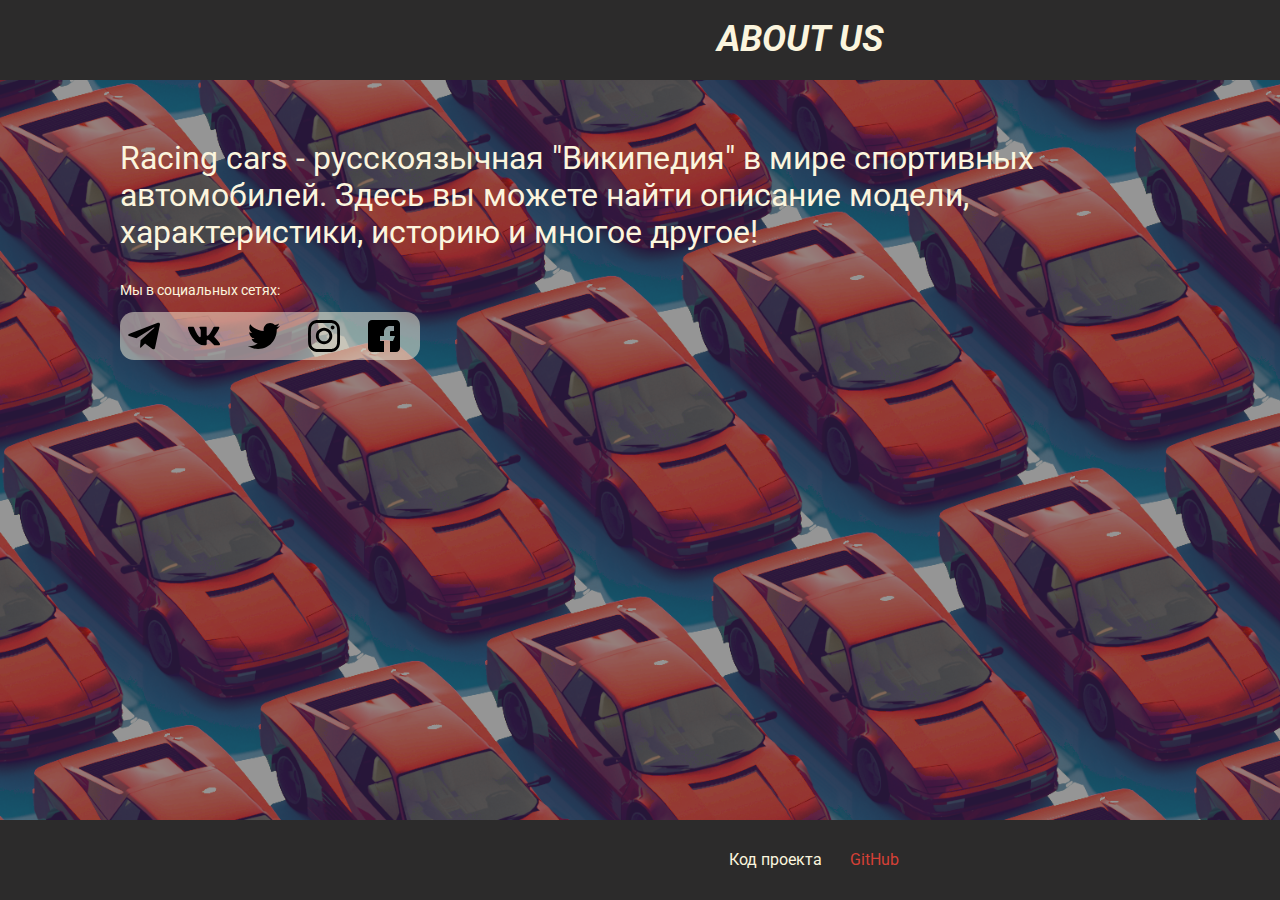
<file: info.html>
<!DOCTYPE html>
<html lang="en">
<head>
    <link rel="preconnect" href="https://fonts.gstatic.com">
<link href="https://fonts.googleapis.com/css2?family=Lato:ital,wght@0,100;0,300;0,400;0,700;0,900;1,100;1,300;1,400;1,700;1,900&family=Roboto:ital,wght@0,100;0,300;0,400;0,500;0,700;0,900;1,100;1,300;1,400;1,500;1,700;1,900&display=swap" rel="stylesheet">
    <meta charset="UTF-8">
    <title>Racing cars | Info</title>
    <link rel="stylesheet" href="assets/css/normalize.css">
    <link rel="stylesheet" href="assets/css/style.css">
</head>
<body>
    <div class="page">
        <header class="header">
            <div class="header-logo">
                <h1><i>About us</i></h1>
            </div>
        </header>
        <div class="page-wrapper">
            <main class="main">
                <div class="main-wrapper">
                    <p class="about-us__intro">Racing cars - русскоязычная "Википедия" в мире спортивных автомобилей. Здесь вы можете найти описание модели, характеристики, историю и многое другое!</p>
                    <p>Мы в социальных сетях:</p>
                    <div class="socials">
                        <div class="socials-item">
                            <a href="https://telegram.org/" target="_blank"><img class="social-icon" src="assets/icons/telegram.svg" alt="telegram" width="32" height="32"></a>
                        </div>
                        <div class="socials-item">
                            <a href="https://vk.com/" target="_blank"><img class="social-icon" src="assets/icons/vk.svg" alt="vkontakte" width="32" height="32"></a>
                        </div>
                        <div class="socials-item">
                            <a href="https://twitter.com/" target="_blank"><img class="social-icon" src="assets/icons/twitter.svg" alt="twitter" width="32" height="32"></a>
                        </div>
                        <div class="socials-item">
                            <a href="https://twitter.com/" target="_blank"><img class="social-icon" src="assets/icons/instagram.svg" alt="instagram" width="32" height="32"></a>
                        </div>
                        <div class="socials-item">
                            <a href="https://www.facebook.com/" target="_blank"><img class="social-icon" src="assets/icons/facebook.svg" alt="facebook" width="32" height="32"></a>
                        </div>
                    </div>
                </div>
            </main>
            <div class="sidebar-wrapper">
                <aside class="sidebar">
                    <nav class="nav">
                        <ul class="list">
                            <li class="list-item"><a class="link" href="index.html">Главная</a></li>
                            <li class="list-item"><a class="link" href="contacts.html">Контакты</a></li>
                            <li class="list-item"><a class="link" href="info.html">О нас</a></li>
                            <li class="list-item"><a class="link" href="equation-solve.html">Решение уравнения</a></li>
                            <li class="list-item"><a class="link" href="#">Клон Яндекс.Недвижимость</a></li>
                        </ul>
                    </nav>
                </aside>
            </div>
        </div>
        <footer class="footer">
            <div class="footer-wrapper">
                <div class="author">
                    <p>Код проекта</p>
                </div>
                <div class="author">
                    <a class="author-link" href="https://github.com/PCuser0032" target="_blank">GitHub</a>
                </div>
            </div>
        </footer>
    </div>
</body>
</html>
</file>
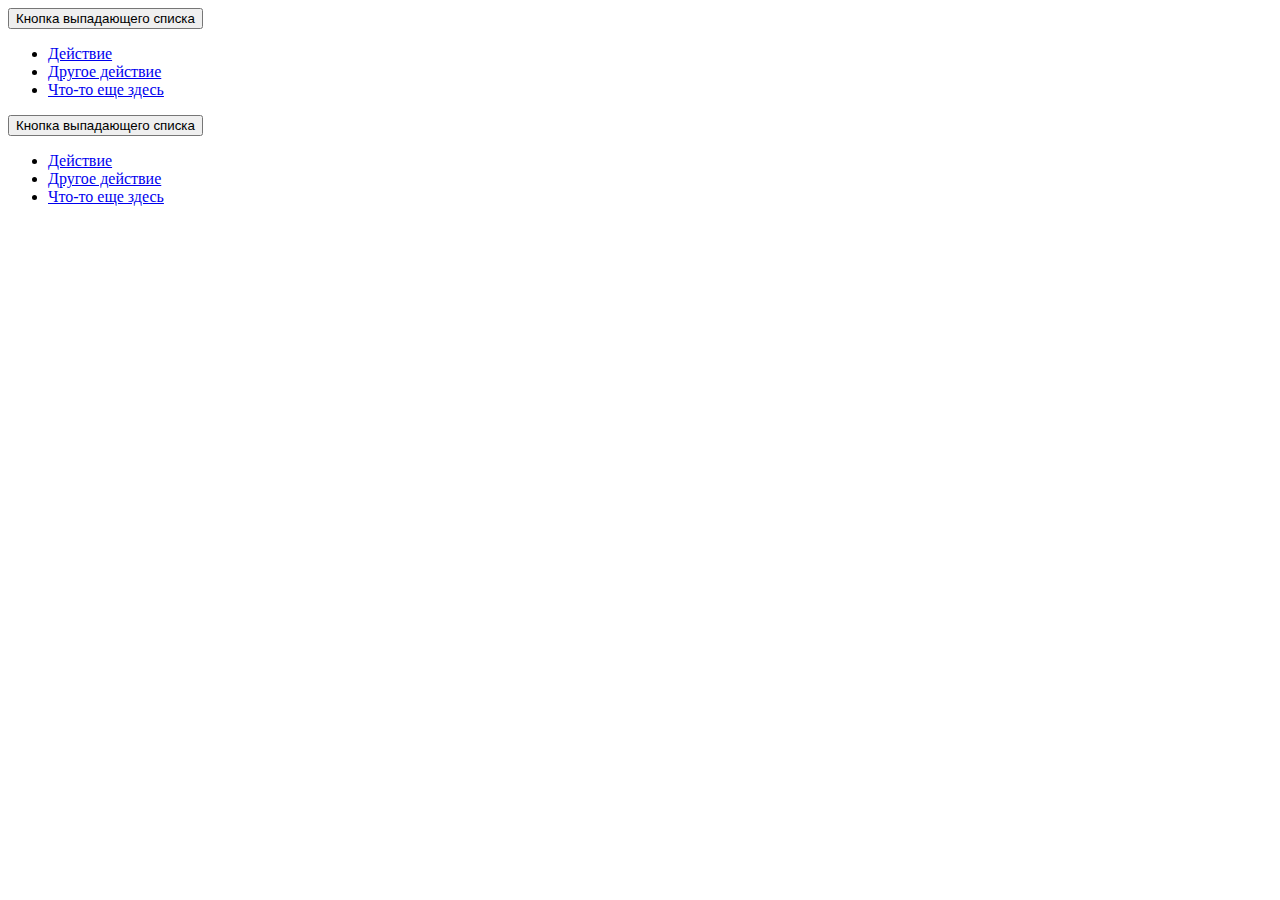
<file: yandex_realty_clone/bootstrap-test.html>
<!doctype html>
<html lang="en">

<head>

  <meta charset="utf-8">
  <meta name="viewport" content="width=device-width, initial-scale=1">

  <link href="https://cdn.jsdelivr.net/npm/bootstrap@5.0.0/dist/css/bootstrap.min.css" rel="stylesheet"
    integrity="sha384-wEmeIV1mKuiNpC+IOBjI7aAzPcEZeedi5yW5f2yOq55WWLwNGmvvx4Um1vskeMj0" crossorigin="anonymous">
  <link rel="stylesheet" href="assets/custom-css/test-style-bootstrap.css">
  <title>Hello, world!</title>
</head>

<body>

  <div class="container">
    <div class="row justify-content-between">
      <div class="col-4">
        <div class="dropdown">
          <button class="btn btn-secondary dropdown-toggle" type="button" id="dropdownMenuButton1"
            data-bs-toggle="dropdown" aria-expanded="false">
            Кнопка выпадающего списка
          </button>
          <ul class="dropdown-menu on-hover" aria-labelledby="dropdownMenuButton1">
            <li><a class="dropdown-item" href="#">Действие</a></li>
            <li><a class="dropdown-item" href="#">Другое действие</a></li>
            <li><a class="dropdown-item" href="#">Что-то еще здесь</a></li>
          </ul>
        </div>
      </div>

      <div class="col-2">
        <div class="dropdown">
          <button class="btn btn-secondary dropdown-toggle" type="button" id="dropdownMenuButton1"
            data-bs-toggle="dropdown" aria-expanded="false">
            Кнопка выпадающего списка
          </button>
          <ul class="dropdown-menu" aria-labelledby="dropdownMenuButton1">
            <li><a class="dropdown-item" href="#">Действие</a></li>
            <li><a class="dropdown-item" href="#">Другое действие</a></li>
            <li><a class="dropdown-item" href="#">Что-то еще здесь</a></li>
          </ul>
        </div>
      </div>
      <div class="navbar-toggler"></div>
    </div>
  </div>

  <!-- <nav class="navbar navbar-expand-lg navbar-light bg-light">
    <div class="container-fluid">
      <a class="navbar-brand" href="#">Панель навигации</a>
      <button class="navbar-toggler" type="button" data-bs-toggle="collapse" data-bs-target="#navbarTogglerDemo02"
        aria-controls="navbarTogglerDemo02" aria-expanded="false" aria-label="Переключатель навигации">
        <span class="navbar-toggler-icon"></span>
      </button>
      <div class="collapse navbar-collapse" id="navbarTogglerDemo02">
        <ul class="navbar-nav me-auto mb-2 mb-lg-0">
          <li class="nav-item">
            <a class="nav-link active" aria-current="page" href="#">Главная</a>
          </li>
          <li class="nav-item">
            <a class="nav-link" href="#">Ссылка</a>
          </li>
          <li class="nav-item">
            <a class="nav-link disabled" href="#" tabindex="-1" aria-disabled="true">Отключенная</a>
          </li>
        </ul>
        <form class="d-flex">
          <input class="form-control me-2" type="search" placeholder="Поиск" aria-label="Поиск">
          <button class="btn btn-outline-success" type="submit">Поиск</button>
        </form>
      </div>
    </div>
  </nav> -->

  <!-- <nav class="navbar navbar-expand-lg navbar-light bg-light">
    <div class="container-fluid">
      <button class="navbar-toggler" type="button" data-bs-toggle="collapse" data-bs-target="#navbarTogglerDemo01"
        aria-controls="navbarTogglerDemo01" aria-expanded="false" aria-label="Переключатель навигации">
        <span class="navbar-toggler-icon"></span>
      </button>
      <div class="collapse navbar-collapse" id="navbarTogglerDemo01">
        <a class="navbar-brand" href="#">Скрытый бренд</a>
        <ul class="navbar-nav me-auto mb-2 mb-lg-0">
          <li class="nav-item">
            <a class="nav-link active" aria-current="page" href="#">Главная</a>
          </li>
          <li class="nav-item">
            <a class="nav-link" href="#">Ссылка</a>
          </li>
          <li class="nav-item">
            <a class="nav-link disabled" href="#" tabindex="-1" aria-disabled="true">Отключенная</a>
          </li>
        </ul>
        <form class="d-flex">
          <input class="form-control me-2" type="search" placeholder="Поиск" aria-label="Поиск">
          <button class="btn btn-outline-success" type="submit">Поиск</button>
        </form>
      </div>
    </div>
  </nav> -->

  <!-- <h1>h1 Hello, world!</h1>
  <h2>h2 Hello, world!</h2>
  <h3>h3 Hello, world!</h3>
  <h4>h4 Hello, world!</h4>
  <h5>h5 Hello, world!</h5>
  <h6>h6 Hello, world!</h6>

  <p class="h1">h1 Hello, world!</p>
  <p class="h2">h2 Hello, world!</p>
  <p class="h3">h3 Hello, world!</p>
  <p class="h4">h4 Hello, world!</p>
  <p class="h5">h5 Hello, world!</p>
  <p class="h6">h6 Hello, world!</p> -->

  <!-- <div class="row g-0">
    <div class="col-sm-6 col-md-8 border bg-light">.col-sm-6 .col-md-8</div>
    <div class="col-6 col-md-4 border bg-light">.col-6 .col-md-4</div>
  </div> -->

  <!-- <div class="container">
    <div class="row row-cols-2 row-cols-lg-5 g-2 g-lg-3">
      <div class="col">
        <div class="p-3 border bg-light">Колонка ряда</div>
      </div>
      <div class="col">
        <div class="p-3 border bg-light">Колонка ряда</div>
      </div>
      <div class="col">
        <div class="p-3 border bg-light">Колонка ряда</div>
      </div>
      <div class="col">
        <div class="p-3 border bg-light">Колонка ряда</div>
      </div>
      <div class="col">
        <div class="p-3 border bg-light">Колонка ряда</div>
      </div>
      <div class="col">
        <div class="p-3 border bg-light">Колонка ряда</div>
      </div>
      <div class="col">
        <div class="p-3 border bg-light">Колонка ряда</div>
      </div>
      <div class="col">
        <div class="p-3 border bg-light">Колонка ряда</div>
      </div>
      <div class="col">
        <div class="p-3 border bg-light">Колонка ряда</div>
      </div>
      <div class="col">
        <div class="p-3 border bg-light">Колонка ряда</div>
      </div>
    </div>
  </div> -->

  <!-- <div class="clearfix">
    <img src="..." class="col-md-6 float-md-end mb-3 ms-md-3" alt="...">
  
    <p>
      Абзац текста-заполнителя. Мы используем его здесь, чтобы показать использование класса clearfix. Мы добавляем здесь довольно много бессмысленных фраз, чтобы продемонстрировать, как столбцы здесь взаимодействуют с плавающим изображением.
    </p>
  
    <p>
      Как видите, абзацы изящно обтекают плавающее изображение. А теперь представьте, как это будет выглядеть с фактическим содержанием здесь, а не просто с этим скучным текстом-заполнителем, который продолжается и продолжается, но на самом деле не передает никакой осязаемой информации. Он просто занимает место, и его не стоит читать.
    </p>
  
    <p>
      И тем не менее, здесь вы, по-прежнему настойчив в чтении этот текст-заполнитель, в надежде еще несколько прозрений, или некоторые скрытые пасхальные яйца содержания. Возможно, шутка. К сожалению, здесь ничего этого нет.
    </p>
  </div> -->

  <!-- <div class="col-3 bg-light p-3 border">
    .col-3: ширина равна 25%
  </div>
  <div class="col-sm-9 bg-light p-3 border">
    .col-sm-9: ширина равна 75% выше контрольной точки sm
  </div> -->

  <!-- <div class="container">
    <div class="row">
      <div class="col-md-4 bg-warning">.col-md-4</div>
      <div class="col-md-4 ms-auto bg-success">.col-md-4 .ms-auto</div>
    </div>
    <div class="row">
      <div class="col-md-3 ms-md-auto bg-info">.col-md-3 .ms-md-auto</div>
      <div class="col-md-3 ms-md-auto bg-danger">.col-md-3 .ms-md-auto</div>
    </div>
    <div class="row">
      <div class="col-auto me-auto bg-secondary">.col-auto .me-auto</div>
      <div class="col-auto bg-primary">.col-auto</div>
    </div>
  </div> -->

  <!-- <div class="container">
    <div class="row">
      <div class="col-sm-5 col-md-6 bg-danger">.col-sm-5 .col-md-6</div>
      <div class="col-sm-5 offset-sm-2 col-md-6 offset-md-0 bg-info">.col-sm-5 .offset-sm-2 .col-md-6 .offset-md-0</div>
    </div>
    <div class="row">
      <div class="col-sm-6 col-md-5 col-lg-6 bg-success">.col-sm-6 .col-md-5 .col-lg-6</div>
      <div class="col-sm-6 col-md-5 offset-md-2 col-lg-6 offset-lg-0 bg-warning">.col-sm-6 .col-md-5 .offset-md-2 .col-lg-6 .offset-lg-0</div>
    </div>
  </div> -->

  <!-- <div class="container">
    <div class="row">
      <div class="col-md-4 bg-danger">.col-md-4</div>
      <div class="col-md-4 offset-md-4 bg-primary">.col-md-4 .offset-md-4</div>
    </div>
    <div class="row">
      <div class="col-md-3 offset-md-3 bg-success">.col-md-3 .offset-md-3</div>
      <div class="col-md-3 offset-md-3 bg-warning">.col-md-3 .offset-md-3</div>
    </div>
    <div class="row">
      <div class="col-md-6 offset-md-3 bg-info">.col-md-6 .offset-md-3</div>
    </div>
  </div> -->

  <!-- <div class="container">
    <div class="row">
      <div class="col-6 col-sm-4 bg-warning">.col-6 .col-sm-4</div>
      <div class="col-6 col-sm-4 bg-primary">.col-6 .col-sm-4</div>
  
      Заставит следующие колонки переходить на новую строку в контрольной точке md и выше
      <div class="w-100 d-none d-md-block"></div>
  
      <div class="col-6 col-sm-4 bg-success">.col-6 .col-sm-4</div>
      <div class="col-6 col-sm-4 bg-danger">.col-6 .col-sm-4</div>
    </div>
  </div> -->

  <!-- <div class="container-sm">100% шириной до контрольной точки small</div>
  <div class="container-md">100% шириной до контрольной точки medium</div>
  <div class="container-lg">100% шириной до контрольной точки large</div>
  <div class="container-xl">100% шириной до контрольной точки extra large</div>
  <div class="container-xxl">100% шириной до контрольной точки extra extra large</div> -->

  <!-- <div class="container">
    <div class="row">
      <div class="col bg-danger">
        1 из 2
      </div>
      <div class="col bg-warning">
        2 из 2
      </div>
    </div>
    <div class="row">
      <div class="col bg-secondary">
        1 из 3
      </div>
      <div class="col bg-primary">
        2 из 3
      </div>
      <div class="col bg-info">
        3 из 3
      </div>
    </div>
  </div> -->

  <!-- <div class="container">
    <div class="row">
      <div class="col bg-info">
        1 из 3
      </div>
      <div class="col-6 bg-primary">
        2 из 3 (шире)
      </div>
      <div class="col bg-secondary">
        3 из 3
      </div>
    </div>
    <div class="row">
      <div class="col bg-success">
        1 из 3
      </div>
      <div class="col-5 bg-warning">
        2 из 3 (шире)
      </div>
      <div class="col btn-danger">
        3 из 3
      </div>
    </div>
  </div> -->

  <!-- <div class="container">
    <div class="row justify-content-md-center">
      <div class="col col-lg-2 bg-warning">
        1 из 3
      </div>
      <div class="col-md-auto bg-danger">
        Переменная ширина контента
      </div>
      <div class="col col-lg-2 bg-info">
        3 из 3
      </div>
    </div>
    <div class="row">
      <div class="col bg-primary">
        1 из 3
      </div>
      <div class="col-md-auto bg-secondary">
        Переменная ширина контента
      </div>
      <div class="col col-lg-2 bg-success">
        3 из 3
      </div>
    </div>
  </div> -->

  <!-- <div class="container">
    <div class="row">
      <div class="col bg-primary">col</div>
      <div class="col bg-success">col</div>
      <div class="col bg-primary">col</div>
      <div class="col bg-success">col</div>
    </div>
    <div class="row">
      <div class="col-8 bg-warning">col-8</div>
      <div class="col-4 bg-info">col-4</div>
    </div>
  </div> -->

  <!-- <div class="container">
    <div class="row">
      <div class="col-sm-8 bg-primary">col-sm-8</div>
      <div class="col-sm-4 bg-secondary">col-sm-4</div>
    </div>
    <div class="row">
      <div class="col-sm bg-success">col-sm</div>
      <div class="col-sm bg-warning">col-sm</div>
      <div class="col-sm bg-danger">col-sm</div>
    </div>
  </div> -->

  <!-- <div class="container">
    Сложите колонки на мобильном устройстве, сделав одну полную, а другую половинную
    <div class="row">
      <div class="col-md-8 bg-danger">.col-md-8</div>
      <div class="col-6 col-md-4 bg-info">.col-6 .col-md-4</div>
    </div>
  
    Ширина колонок начинается с 50% на мобильных устройствах и увеличивается до 33,3% на компьютерах.
    <div class="row">
      <div class="col-6 col-md-4 bg-primary">.col-6 .col-md-4</div>
      <div class="col-6 col-md-4 bg-success">.col-6 .col-md-4</div>
      <div class="col-6 col-md-4 bg-secondary">.col-6 .col-md-4</div>
    </div>
  
    колонки всегда имеют ширину 50% на мобильных и настольных компьютерах.
    <div class="row">
      <div class="col-6 bg-warning">.col-6</div>
      <div class="col-6 bg-success">.col-6</div>
    </div>
  </div> -->

  <!-- <div class="container">
    <div class="row row-cols-auto">
      <div class="col bg-success">Колонка</div>
      <div class="col bg-primary">Колонка</div>
      <div class="col bg-warning">Колонка</div>
      <div class="col bg-info">Колонка</div>
    </div>
  </div> -->

  <!-- <div class="container">
    <div class="row">
      <div class="col-sm-3 bg-info">
        Уровень 1: .col-sm-3
      </div>
      <div class="col-sm-9 bg-primary">
        <div class="row">
          <div class="col-8 col-sm-6 bg-secondary">
            Уровень 2: .col-8 .col-sm-6
          </div>
          <div class="col-4 col-sm-6 bg-warning">
            Уровень 2: .col-4 .col-sm-6
          </div>
        </div>
      </div>
    </div>
  </div> -->

  <script src="https://cdn.jsdelivr.net/npm/bootstrap@5.0.0/dist/js/bootstrap.bundle.min.js"
    integrity="sha384-p34f1UUtsS3wqzfto5wAAmdvj+osOnFyQFpp4Ua3gs/ZVWx6oOypYoCJhGGScy+8"
    crossorigin="anonymous"></script>

</body>

</html>
</file>
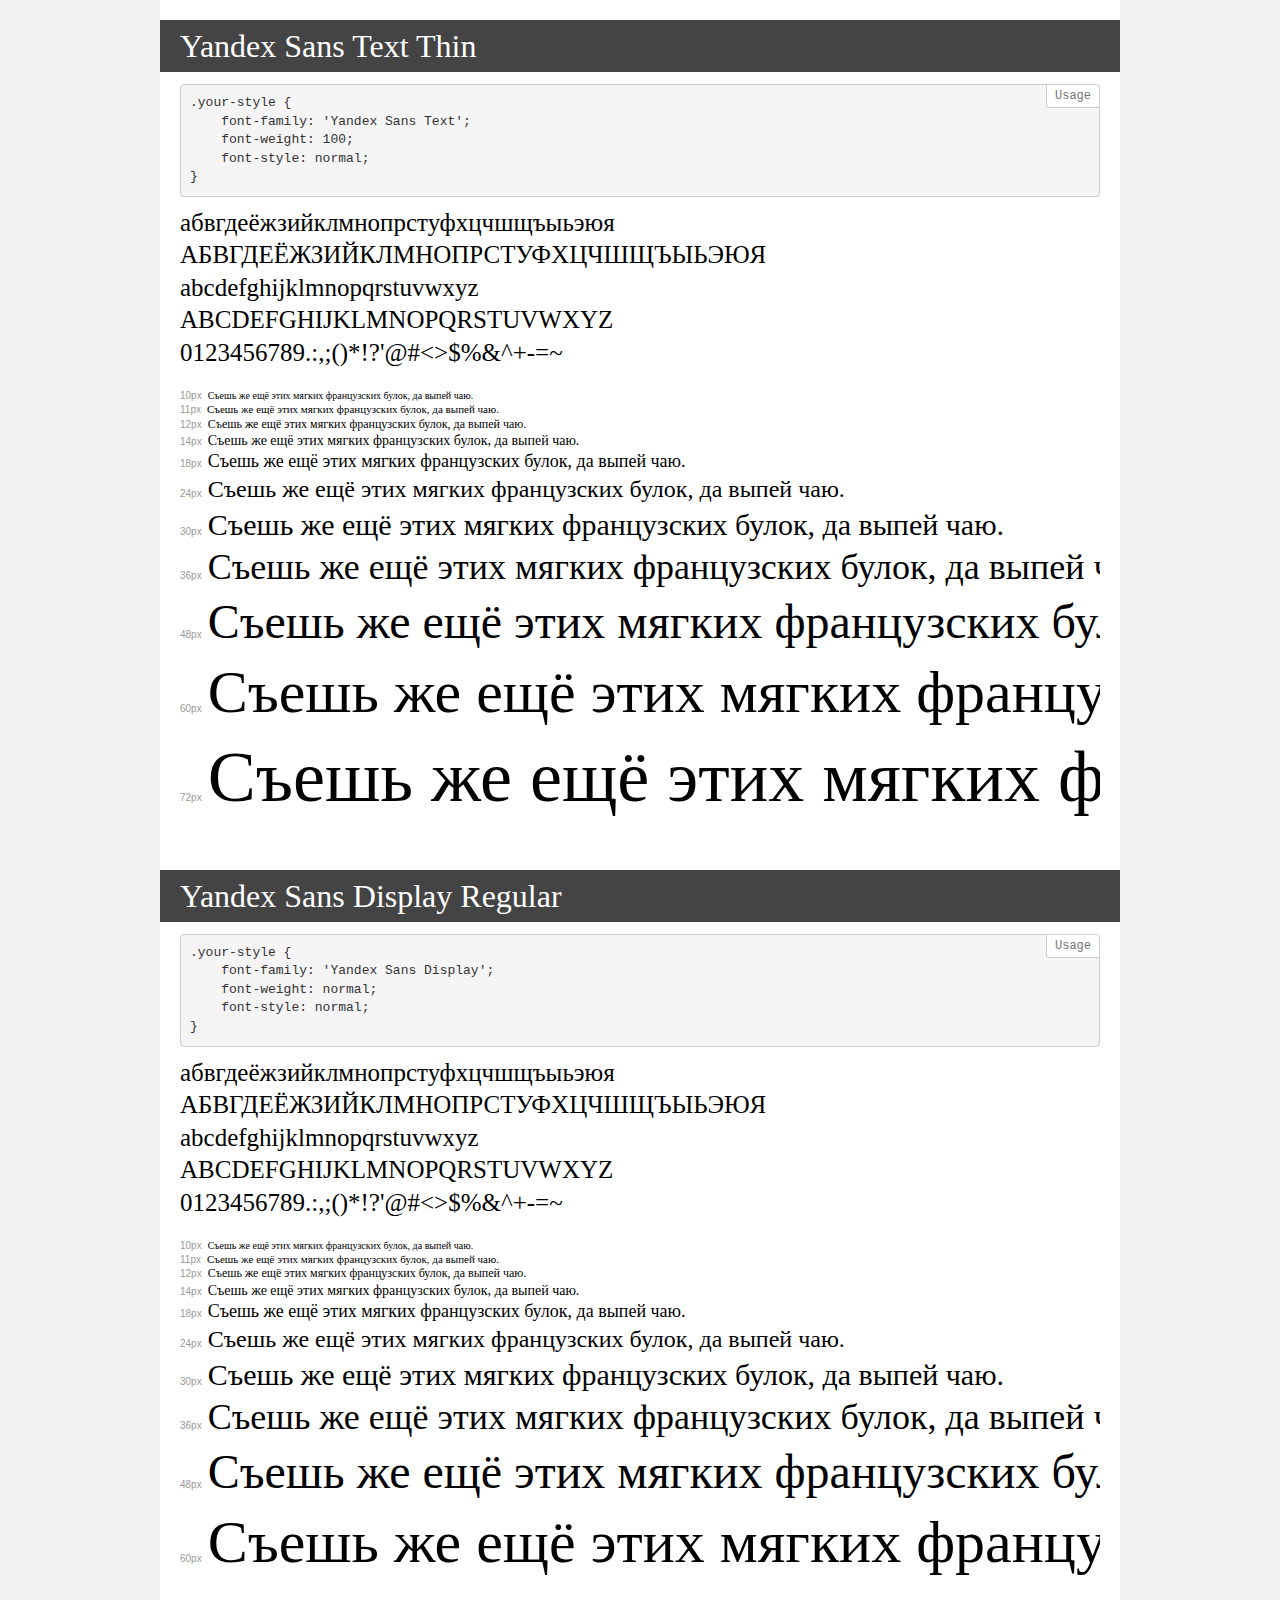
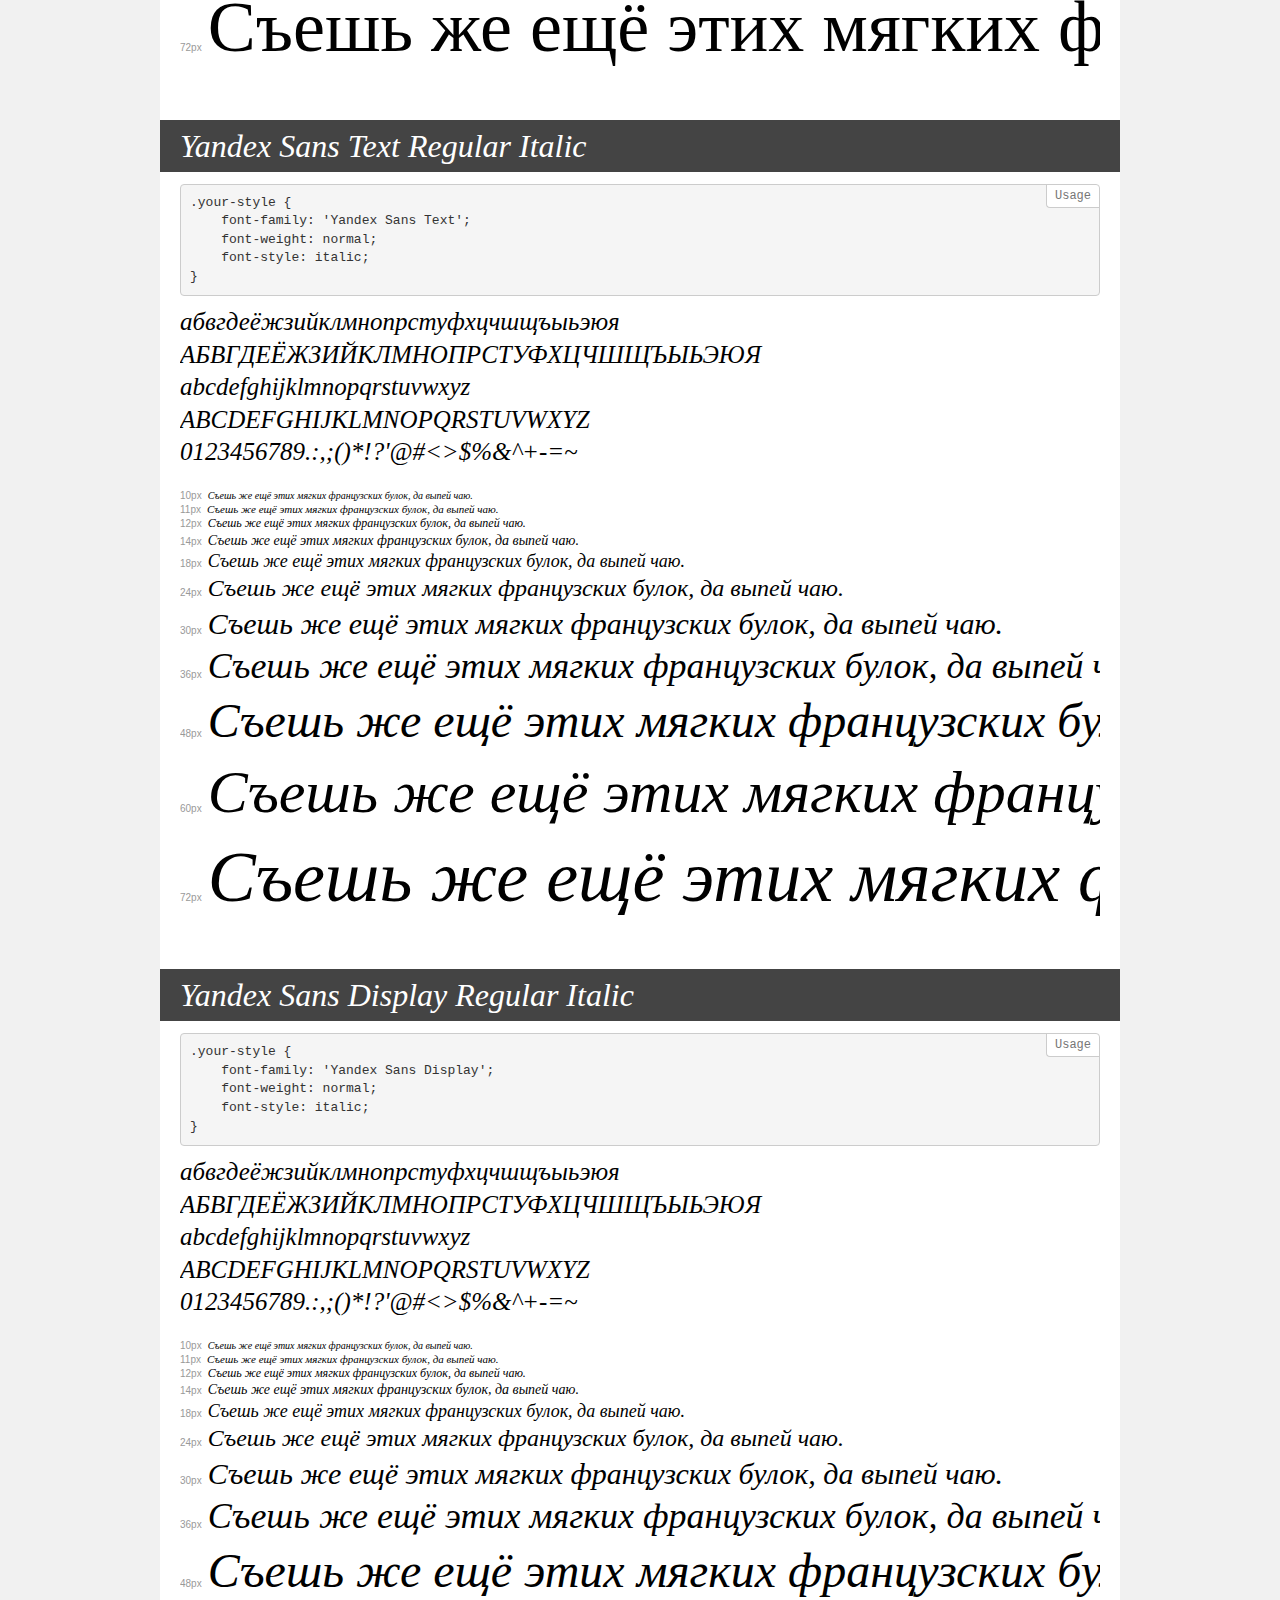
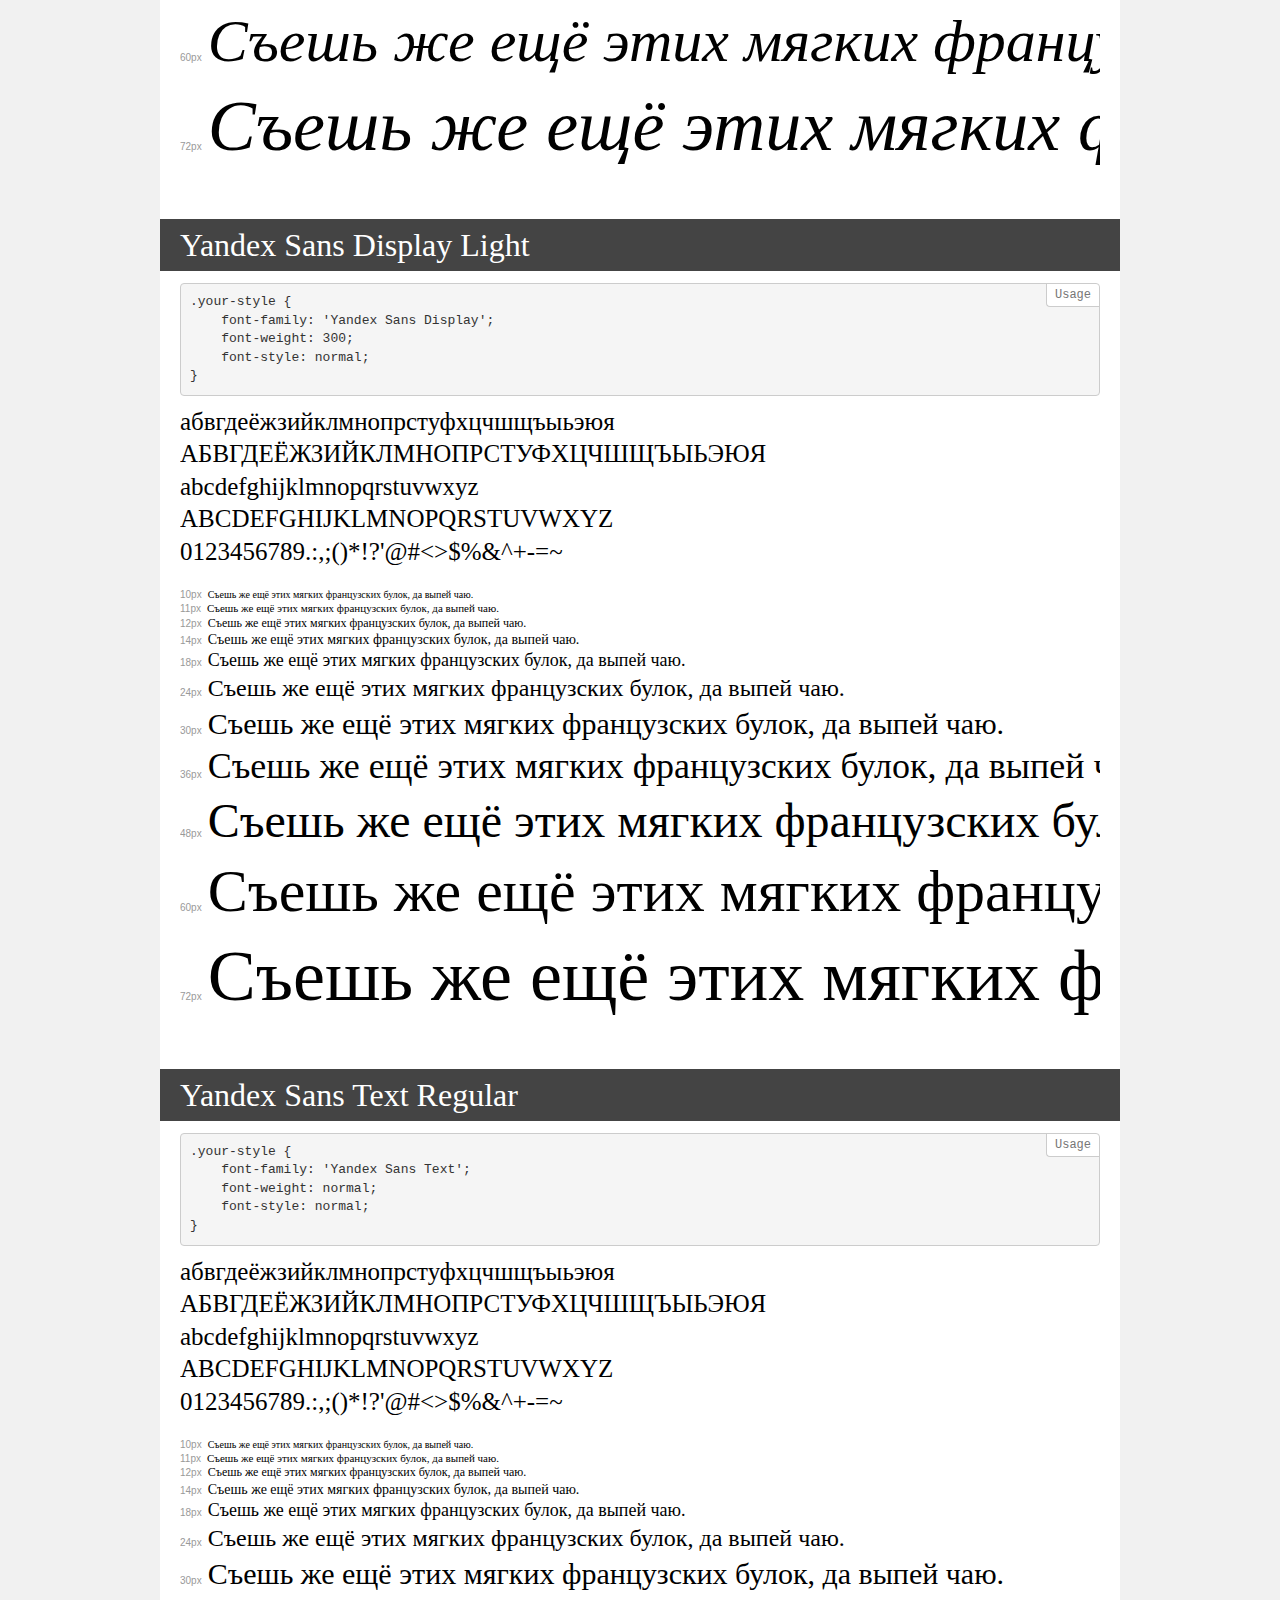
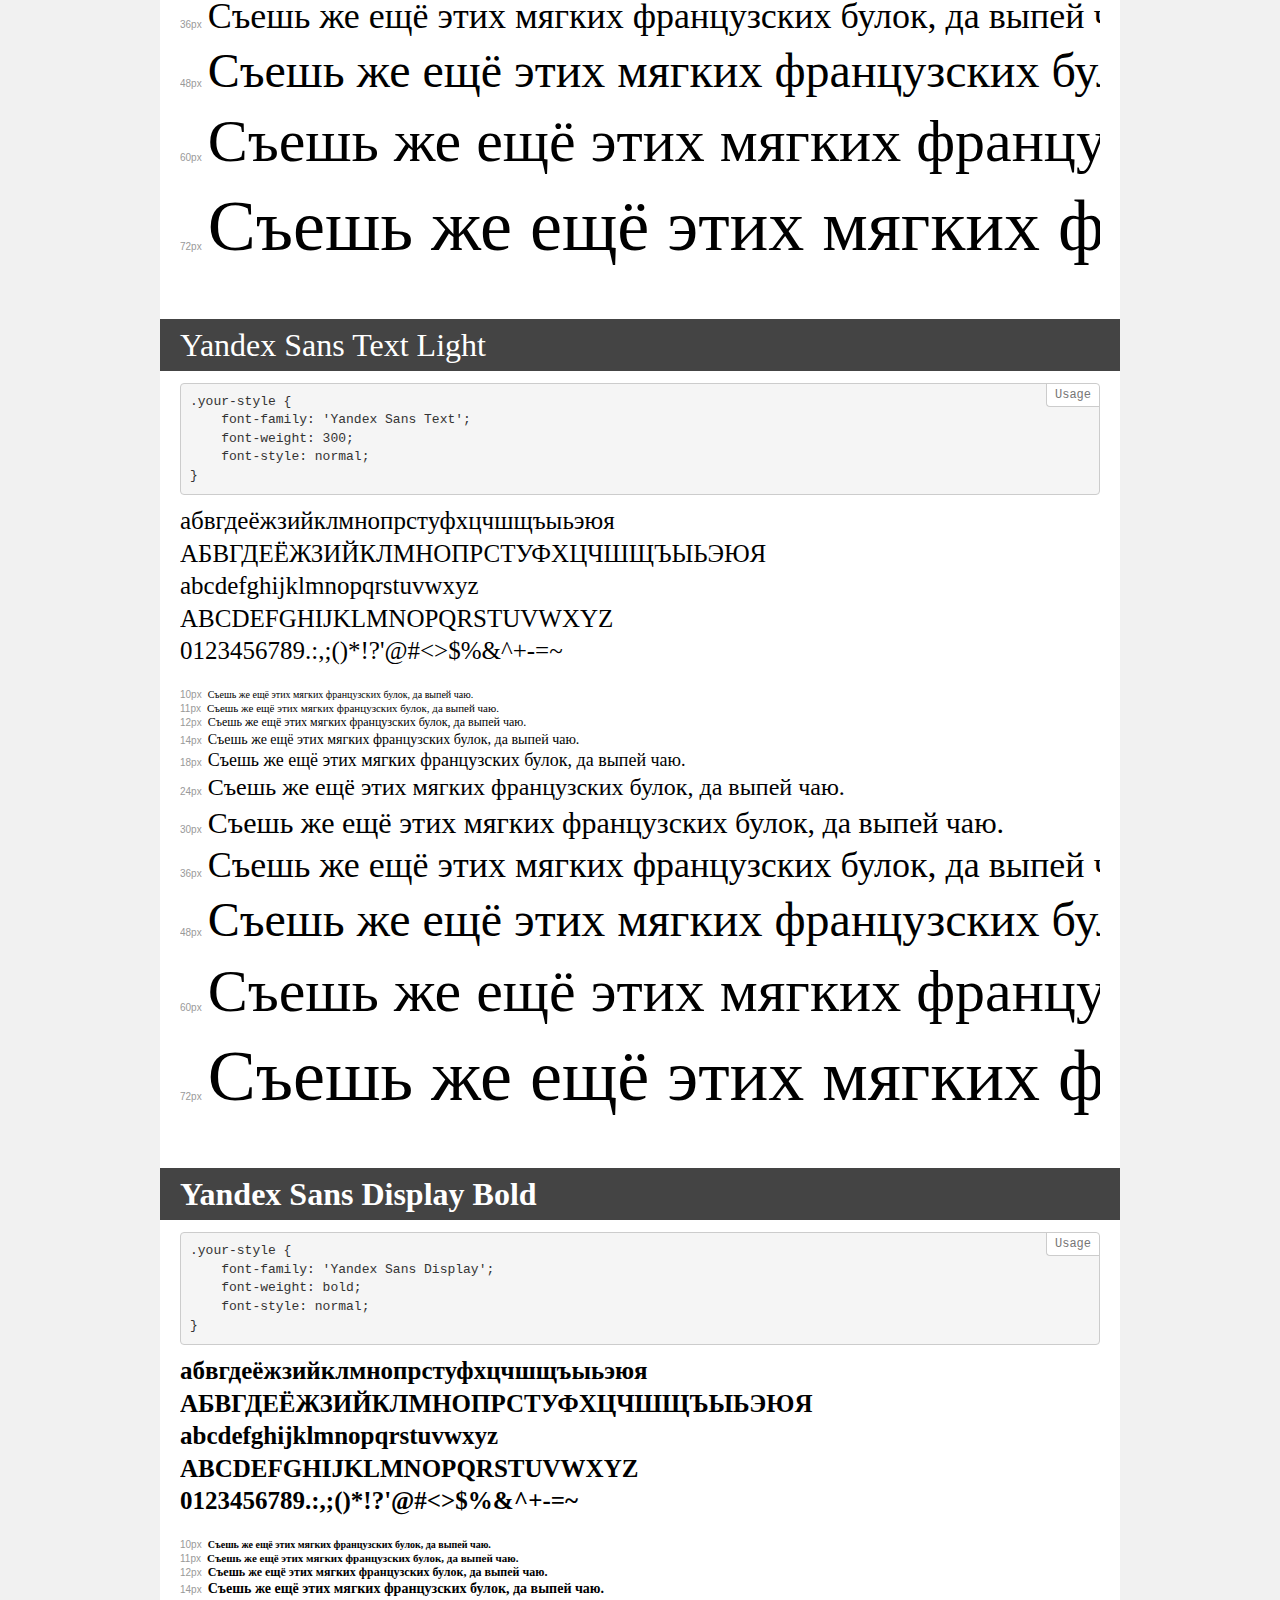
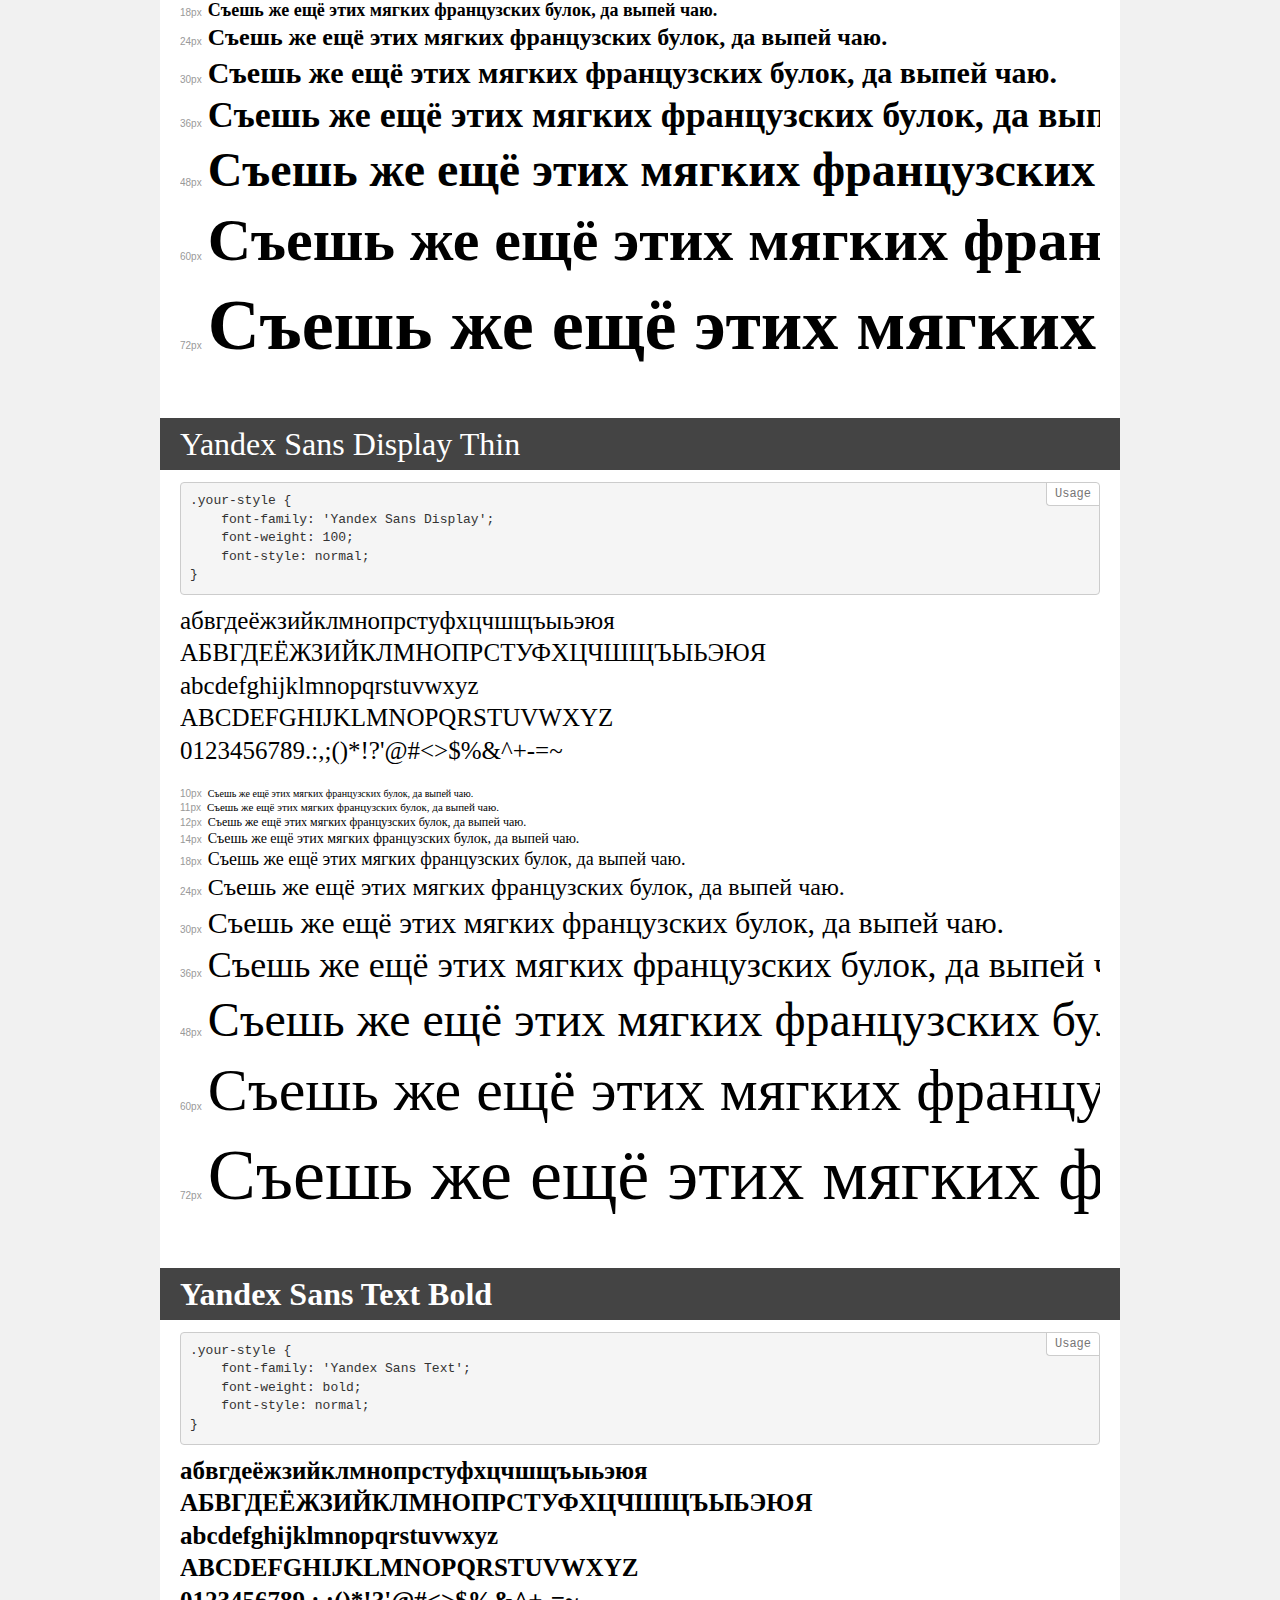
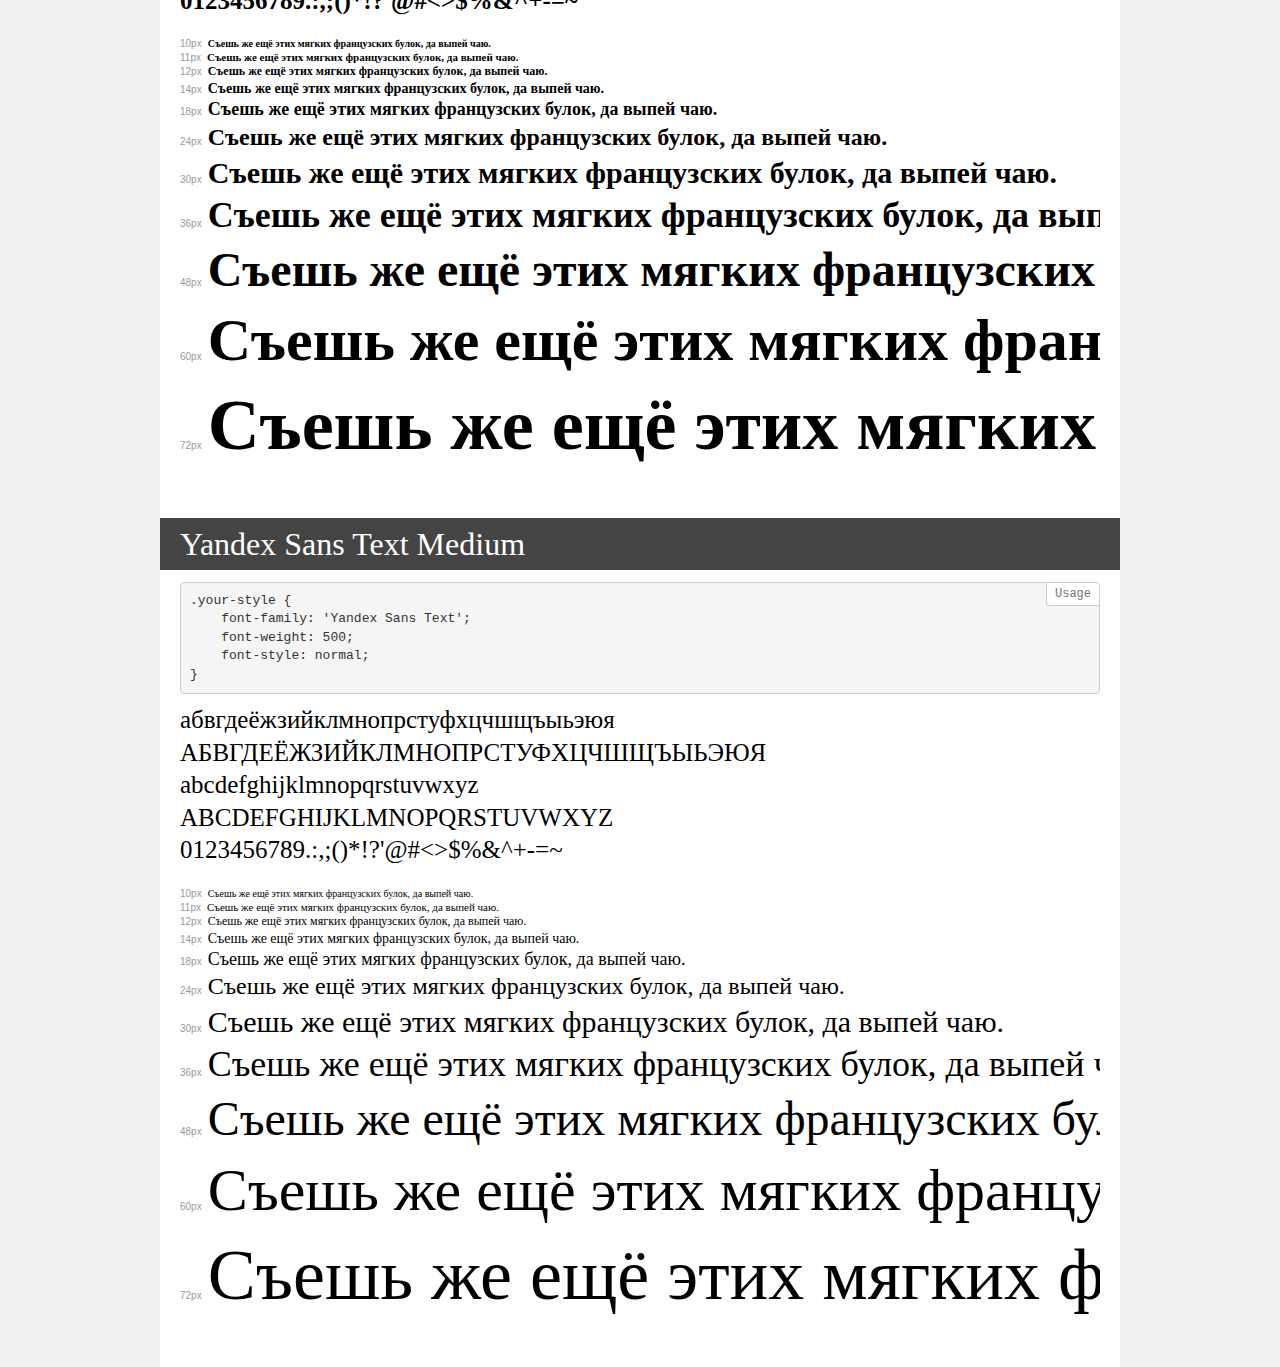
<file: yandex_realty_clone/assets/fonts/demo.html>
<!DOCTYPE html>
<html>
<head>
    <meta charset="utf-8">
    <meta http-equiv="X-UA-Compatible" content="IE=edge">
    <meta name="viewport" content="width=device-width, initial-scale=1">
    <meta name="robots" content="noindex, noarchive">
    <meta name="format-detection" content="telephone=no">
    <title>Transfonter demo</title>
    <!-- <link href="stylesheet.css" rel="stylesheet"> -->
    <style>
        /*
        http://meyerweb.com/eric/tools/css/reset/
        v2.0 | 20110126
        License: none (public domain)
        */
        html, body, div, span, applet, object, iframe,
        h1, h2, h3, h4, h5, h6, p, blockquote, pre,
        a, abbr, acronym, address, big, cite, code,
        del, dfn, em, img, ins, kbd, q, s, samp,
        small, strike, strong, sub, sup, tt, var,
        b, u, i, center,
        dl, dt, dd, ol, ul, li,
        fieldset, form, label, legend,
        table, caption, tbody, tfoot, thead, tr, th, td,
        article, aside, canvas, details, embed,
        figure, figcaption, footer, header, hgroup,
        menu, nav, output, ruby, section, summary,
        time, mark, audio, video {
            margin: 0;
            padding: 0;
            border: 0;
            font-size: 100%;
            font: inherit;
            vertical-align: baseline;
        }
        /* HTML5 display-role reset for older browsers */
        article, aside, details, figcaption, figure,
        footer, header, hgroup, menu, nav, section {
            display: block;
        }
        body {
            line-height: 1;
        }
        ol, ul {
            list-style: none;
        }
        blockquote, q {
            quotes: none;
        }
        blockquote:before, blockquote:after,
        q:before, q:after {
            content: '';
            content: none;
        }
        table {
            border-collapse: collapse;
            border-spacing: 0;
        }
        /* common styles */
        body {
            background: #f1f1f1;
            color: #000;
        }
        .page {
            background: #fff;
            width: 920px;
            margin: 0 auto;
            padding: 20px 20px 0 20px;
            overflow: hidden;
        }
        .font-container {
            overflow-x: auto;
            overflow-y: hidden;
            margin-bottom: 40px;
            line-height: 1.3;
            white-space: nowrap;
            padding-bottom: 5px;
        }
        h1 {
            position: relative;
            background: #444;
            font-size: 32px;
            color: #fff;
            padding: 10px 20px;
            margin: 0 -20px 12px -20px;
        }
        .letters {
            font-size: 25px;
            margin-bottom: 20px;
        }
        .s10:before {
            content: '10px';
        }
        .s11:before {
            content: '11px';
        }
        .s12:before {
            content: '12px';
        }
        .s14:before {
            content: '14px';
        }
        .s18:before {
            content: '18px';
        }
        .s24:before {
            content: '24px';
        }
        .s30:before {
            content: '30px';
        }
        .s36:before {
            content: '36px';
        }
        .s48:before {
            content: '48px';
        }
        .s60:before {
            content: '60px';
        }
        .s72:before {
            content: '72px';
        }
        .s10:before, .s11:before, .s12:before, .s14:before,
        .s18:before, .s24:before, .s30:before, .s36:before,
        .s48:before, .s60:before, .s72:before {
            font-family: Arial, sans-serif;
            font-size: 10px;
            font-weight: normal;
            font-style: normal;
            color: #999;
            padding-right: 6px;
        }
        pre {
            display: block;
            position: relative;
            padding: 9px;
            margin: 0 0 10px;
            font-family: Monaco, Menlo, Consolas, "Courier New", monospace !important;
            font-size: 13px;
            line-height: 1.428571429;
            color: #333;
            font-weight: normal !important;
            font-style: normal !important;
            background-color: #f5f5f5;
            border: 1px solid #ccc;
            overflow-x: auto;
            border-radius: 4px;
        }
        pre:after {
            display: block;
            position: absolute;
            right: 0;
            top: 0;
            content: 'Usage';
            line-height: 1;
            padding: 5px 8px;
            font-size: 12px;
            color: #767676;
            background-color: #fff;
            border: 1px solid #ccc;
            border-right: none;
            border-top: none;
            border-radius: 0 4px 0 4px;
            z-index: 10;
        }
        /* responsive */
        @media (max-width: 959px) {
            .page {
                width: auto;
                margin: 0;
            }
        }
    </style>
</head>
<body>
<div class="page">
    <div class="demo" style="font-family: 'Yandex Sans Text'; font-weight: 100; font-style: normal;">
        <h1>Yandex Sans Text Thin</h1>
        <pre>.your-style {
    font-family: 'Yandex Sans Text';
    font-weight: 100;
    font-style: normal;
}</pre>
        <div class="font-container">
            <p class="letters">
                абвгдеёжзийклмнопрстуфхцчшщъыьэюя<br>
АБВГДЕЁЖЗИЙКЛМНОПРСТУФХЦЧШЩЪЫЬЭЮЯ<br>
abcdefghijklmnopqrstuvwxyz<br>
ABCDEFGHIJKLMNOPQRSTUVWXYZ<br>
                0123456789.:,;()*!?'@#<>$%&^+-=~
            </p>
            <p class="s10" style="font-size: 10px;">Съешь же ещё этих мягких французских булок, да выпей чаю.</p>
            <p class="s11" style="font-size: 11px;">Съешь же ещё этих мягких французских булок, да выпей чаю.</p>
            <p class="s12" style="font-size: 12px;">Съешь же ещё этих мягких французских булок, да выпей чаю.</p>
            <p class="s14" style="font-size: 14px;">Съешь же ещё этих мягких французских булок, да выпей чаю.</p>
            <p class="s18" style="font-size: 18px;">Съешь же ещё этих мягких французских булок, да выпей чаю.</p>
            <p class="s24" style="font-size: 24px;">Съешь же ещё этих мягких французских булок, да выпей чаю.</p>
            <p class="s30" style="font-size: 30px;">Съешь же ещё этих мягких французских булок, да выпей чаю.</p>
            <p class="s36" style="font-size: 36px;">Съешь же ещё этих мягких французских булок, да выпей чаю.</p>
            <p class="s48" style="font-size: 48px;">Съешь же ещё этих мягких французских булок, да выпей чаю.</p>
            <p class="s60" style="font-size: 60px;">Съешь же ещё этих мягких французских булок, да выпей чаю.</p>
            <p class="s72" style="font-size: 72px;">Съешь же ещё этих мягких французских булок, да выпей чаю.</p>
        </div>
    </div>
    <div class="demo" style="font-family: 'Yandex Sans Display'; font-weight: normal; font-style: normal;">
        <h1>Yandex Sans Display Regular</h1>
        <pre>.your-style {
    font-family: 'Yandex Sans Display';
    font-weight: normal;
    font-style: normal;
}</pre>
        <div class="font-container">
            <p class="letters">
                абвгдеёжзийклмнопрстуфхцчшщъыьэюя<br>
АБВГДЕЁЖЗИЙКЛМНОПРСТУФХЦЧШЩЪЫЬЭЮЯ<br>
abcdefghijklmnopqrstuvwxyz<br>
ABCDEFGHIJKLMNOPQRSTUVWXYZ<br>
                0123456789.:,;()*!?'@#<>$%&^+-=~
            </p>
            <p class="s10" style="font-size: 10px;">Съешь же ещё этих мягких французских булок, да выпей чаю.</p>
            <p class="s11" style="font-size: 11px;">Съешь же ещё этих мягких французских булок, да выпей чаю.</p>
            <p class="s12" style="font-size: 12px;">Съешь же ещё этих мягких французских булок, да выпей чаю.</p>
            <p class="s14" style="font-size: 14px;">Съешь же ещё этих мягких французских булок, да выпей чаю.</p>
            <p class="s18" style="font-size: 18px;">Съешь же ещё этих мягких французских булок, да выпей чаю.</p>
            <p class="s24" style="font-size: 24px;">Съешь же ещё этих мягких французских булок, да выпей чаю.</p>
            <p class="s30" style="font-size: 30px;">Съешь же ещё этих мягких французских булок, да выпей чаю.</p>
            <p class="s36" style="font-size: 36px;">Съешь же ещё этих мягких французских булок, да выпей чаю.</p>
            <p class="s48" style="font-size: 48px;">Съешь же ещё этих мягких французских булок, да выпей чаю.</p>
            <p class="s60" style="font-size: 60px;">Съешь же ещё этих мягких французских булок, да выпей чаю.</p>
            <p class="s72" style="font-size: 72px;">Съешь же ещё этих мягких французских булок, да выпей чаю.</p>
        </div>
    </div>
    <div class="demo" style="font-family: 'Yandex Sans Text'; font-weight: normal; font-style: italic;">
        <h1>Yandex Sans Text Regular Italic</h1>
        <pre>.your-style {
    font-family: 'Yandex Sans Text';
    font-weight: normal;
    font-style: italic;
}</pre>
        <div class="font-container">
            <p class="letters">
                абвгдеёжзийклмнопрстуфхцчшщъыьэюя<br>
АБВГДЕЁЖЗИЙКЛМНОПРСТУФХЦЧШЩЪЫЬЭЮЯ<br>
abcdefghijklmnopqrstuvwxyz<br>
ABCDEFGHIJKLMNOPQRSTUVWXYZ<br>
                0123456789.:,;()*!?'@#<>$%&^+-=~
            </p>
            <p class="s10" style="font-size: 10px;">Съешь же ещё этих мягких французских булок, да выпей чаю.</p>
            <p class="s11" style="font-size: 11px;">Съешь же ещё этих мягких французских булок, да выпей чаю.</p>
            <p class="s12" style="font-size: 12px;">Съешь же ещё этих мягких французских булок, да выпей чаю.</p>
            <p class="s14" style="font-size: 14px;">Съешь же ещё этих мягких французских булок, да выпей чаю.</p>
            <p class="s18" style="font-size: 18px;">Съешь же ещё этих мягких французских булок, да выпей чаю.</p>
            <p class="s24" style="font-size: 24px;">Съешь же ещё этих мягких французских булок, да выпей чаю.</p>
            <p class="s30" style="font-size: 30px;">Съешь же ещё этих мягких французских булок, да выпей чаю.</p>
            <p class="s36" style="font-size: 36px;">Съешь же ещё этих мягких французских булок, да выпей чаю.</p>
            <p class="s48" style="font-size: 48px;">Съешь же ещё этих мягких французских булок, да выпей чаю.</p>
            <p class="s60" style="font-size: 60px;">Съешь же ещё этих мягких французских булок, да выпей чаю.</p>
            <p class="s72" style="font-size: 72px;">Съешь же ещё этих мягких французских булок, да выпей чаю.</p>
        </div>
    </div>
    <div class="demo" style="font-family: 'Yandex Sans Display'; font-weight: normal; font-style: italic;">
        <h1>Yandex Sans Display Regular Italic</h1>
        <pre>.your-style {
    font-family: 'Yandex Sans Display';
    font-weight: normal;
    font-style: italic;
}</pre>
        <div class="font-container">
            <p class="letters">
                абвгдеёжзийклмнопрстуфхцчшщъыьэюя<br>
АБВГДЕЁЖЗИЙКЛМНОПРСТУФХЦЧШЩЪЫЬЭЮЯ<br>
abcdefghijklmnopqrstuvwxyz<br>
ABCDEFGHIJKLMNOPQRSTUVWXYZ<br>
                0123456789.:,;()*!?'@#<>$%&^+-=~
            </p>
            <p class="s10" style="font-size: 10px;">Съешь же ещё этих мягких французских булок, да выпей чаю.</p>
            <p class="s11" style="font-size: 11px;">Съешь же ещё этих мягких французских булок, да выпей чаю.</p>
            <p class="s12" style="font-size: 12px;">Съешь же ещё этих мягких французских булок, да выпей чаю.</p>
            <p class="s14" style="font-size: 14px;">Съешь же ещё этих мягких французских булок, да выпей чаю.</p>
            <p class="s18" style="font-size: 18px;">Съешь же ещё этих мягких французских булок, да выпей чаю.</p>
            <p class="s24" style="font-size: 24px;">Съешь же ещё этих мягких французских булок, да выпей чаю.</p>
            <p class="s30" style="font-size: 30px;">Съешь же ещё этих мягких французских булок, да выпей чаю.</p>
            <p class="s36" style="font-size: 36px;">Съешь же ещё этих мягких французских булок, да выпей чаю.</p>
            <p class="s48" style="font-size: 48px;">Съешь же ещё этих мягких французских булок, да выпей чаю.</p>
            <p class="s60" style="font-size: 60px;">Съешь же ещё этих мягких французских булок, да выпей чаю.</p>
            <p class="s72" style="font-size: 72px;">Съешь же ещё этих мягких французских булок, да выпей чаю.</p>
        </div>
    </div>
    <div class="demo" style="font-family: 'Yandex Sans Display'; font-weight: 300; font-style: normal;">
        <h1>Yandex Sans Display Light</h1>
        <pre>.your-style {
    font-family: 'Yandex Sans Display';
    font-weight: 300;
    font-style: normal;
}</pre>
        <div class="font-container">
            <p class="letters">
                абвгдеёжзийклмнопрстуфхцчшщъыьэюя<br>
АБВГДЕЁЖЗИЙКЛМНОПРСТУФХЦЧШЩЪЫЬЭЮЯ<br>
abcdefghijklmnopqrstuvwxyz<br>
ABCDEFGHIJKLMNOPQRSTUVWXYZ<br>
                0123456789.:,;()*!?'@#<>$%&^+-=~
            </p>
            <p class="s10" style="font-size: 10px;">Съешь же ещё этих мягких французских булок, да выпей чаю.</p>
            <p class="s11" style="font-size: 11px;">Съешь же ещё этих мягких французских булок, да выпей чаю.</p>
            <p class="s12" style="font-size: 12px;">Съешь же ещё этих мягких французских булок, да выпей чаю.</p>
            <p class="s14" style="font-size: 14px;">Съешь же ещё этих мягких французских булок, да выпей чаю.</p>
            <p class="s18" style="font-size: 18px;">Съешь же ещё этих мягких французских булок, да выпей чаю.</p>
            <p class="s24" style="font-size: 24px;">Съешь же ещё этих мягких французских булок, да выпей чаю.</p>
            <p class="s30" style="font-size: 30px;">Съешь же ещё этих мягких французских булок, да выпей чаю.</p>
            <p class="s36" style="font-size: 36px;">Съешь же ещё этих мягких французских булок, да выпей чаю.</p>
            <p class="s48" style="font-size: 48px;">Съешь же ещё этих мягких французских булок, да выпей чаю.</p>
            <p class="s60" style="font-size: 60px;">Съешь же ещё этих мягких французских булок, да выпей чаю.</p>
            <p class="s72" style="font-size: 72px;">Съешь же ещё этих мягких французских булок, да выпей чаю.</p>
        </div>
    </div>
    <div class="demo" style="font-family: 'Yandex Sans Text'; font-weight: normal; font-style: normal;">
        <h1>Yandex Sans Text Regular</h1>
        <pre>.your-style {
    font-family: 'Yandex Sans Text';
    font-weight: normal;
    font-style: normal;
}</pre>
        <div class="font-container">
            <p class="letters">
                абвгдеёжзийклмнопрстуфхцчшщъыьэюя<br>
АБВГДЕЁЖЗИЙКЛМНОПРСТУФХЦЧШЩЪЫЬЭЮЯ<br>
abcdefghijklmnopqrstuvwxyz<br>
ABCDEFGHIJKLMNOPQRSTUVWXYZ<br>
                0123456789.:,;()*!?'@#<>$%&^+-=~
            </p>
            <p class="s10" style="font-size: 10px;">Съешь же ещё этих мягких французских булок, да выпей чаю.</p>
            <p class="s11" style="font-size: 11px;">Съешь же ещё этих мягких французских булок, да выпей чаю.</p>
            <p class="s12" style="font-size: 12px;">Съешь же ещё этих мягких французских булок, да выпей чаю.</p>
            <p class="s14" style="font-size: 14px;">Съешь же ещё этих мягких французских булок, да выпей чаю.</p>
            <p class="s18" style="font-size: 18px;">Съешь же ещё этих мягких французских булок, да выпей чаю.</p>
            <p class="s24" style="font-size: 24px;">Съешь же ещё этих мягких французских булок, да выпей чаю.</p>
            <p class="s30" style="font-size: 30px;">Съешь же ещё этих мягких французских булок, да выпей чаю.</p>
            <p class="s36" style="font-size: 36px;">Съешь же ещё этих мягких французских булок, да выпей чаю.</p>
            <p class="s48" style="font-size: 48px;">Съешь же ещё этих мягких французских булок, да выпей чаю.</p>
            <p class="s60" style="font-size: 60px;">Съешь же ещё этих мягких французских булок, да выпей чаю.</p>
            <p class="s72" style="font-size: 72px;">Съешь же ещё этих мягких французских булок, да выпей чаю.</p>
        </div>
    </div>
    <div class="demo" style="font-family: 'Yandex Sans Text'; font-weight: 300; font-style: normal;">
        <h1>Yandex Sans Text Light</h1>
        <pre>.your-style {
    font-family: 'Yandex Sans Text';
    font-weight: 300;
    font-style: normal;
}</pre>
        <div class="font-container">
            <p class="letters">
                абвгдеёжзийклмнопрстуфхцчшщъыьэюя<br>
АБВГДЕЁЖЗИЙКЛМНОПРСТУФХЦЧШЩЪЫЬЭЮЯ<br>
abcdefghijklmnopqrstuvwxyz<br>
ABCDEFGHIJKLMNOPQRSTUVWXYZ<br>
                0123456789.:,;()*!?'@#<>$%&^+-=~
            </p>
            <p class="s10" style="font-size: 10px;">Съешь же ещё этих мягких французских булок, да выпей чаю.</p>
            <p class="s11" style="font-size: 11px;">Съешь же ещё этих мягких французских булок, да выпей чаю.</p>
            <p class="s12" style="font-size: 12px;">Съешь же ещё этих мягких французских булок, да выпей чаю.</p>
            <p class="s14" style="font-size: 14px;">Съешь же ещё этих мягких французских булок, да выпей чаю.</p>
            <p class="s18" style="font-size: 18px;">Съешь же ещё этих мягких французских булок, да выпей чаю.</p>
            <p class="s24" style="font-size: 24px;">Съешь же ещё этих мягких французских булок, да выпей чаю.</p>
            <p class="s30" style="font-size: 30px;">Съешь же ещё этих мягких французских булок, да выпей чаю.</p>
            <p class="s36" style="font-size: 36px;">Съешь же ещё этих мягких французских булок, да выпей чаю.</p>
            <p class="s48" style="font-size: 48px;">Съешь же ещё этих мягких французских булок, да выпей чаю.</p>
            <p class="s60" style="font-size: 60px;">Съешь же ещё этих мягких французских булок, да выпей чаю.</p>
            <p class="s72" style="font-size: 72px;">Съешь же ещё этих мягких французских булок, да выпей чаю.</p>
        </div>
    </div>
    <div class="demo" style="font-family: 'Yandex Sans Display'; font-weight: bold; font-style: normal;">
        <h1>Yandex Sans Display Bold</h1>
        <pre>.your-style {
    font-family: 'Yandex Sans Display';
    font-weight: bold;
    font-style: normal;
}</pre>
        <div class="font-container">
            <p class="letters">
                абвгдеёжзийклмнопрстуфхцчшщъыьэюя<br>
АБВГДЕЁЖЗИЙКЛМНОПРСТУФХЦЧШЩЪЫЬЭЮЯ<br>
abcdefghijklmnopqrstuvwxyz<br>
ABCDEFGHIJKLMNOPQRSTUVWXYZ<br>
                0123456789.:,;()*!?'@#<>$%&^+-=~
            </p>
            <p class="s10" style="font-size: 10px;">Съешь же ещё этих мягких французских булок, да выпей чаю.</p>
            <p class="s11" style="font-size: 11px;">Съешь же ещё этих мягких французских булок, да выпей чаю.</p>
            <p class="s12" style="font-size: 12px;">Съешь же ещё этих мягких французских булок, да выпей чаю.</p>
            <p class="s14" style="font-size: 14px;">Съешь же ещё этих мягких французских булок, да выпей чаю.</p>
            <p class="s18" style="font-size: 18px;">Съешь же ещё этих мягких французских булок, да выпей чаю.</p>
            <p class="s24" style="font-size: 24px;">Съешь же ещё этих мягких французских булок, да выпей чаю.</p>
            <p class="s30" style="font-size: 30px;">Съешь же ещё этих мягких французских булок, да выпей чаю.</p>
            <p class="s36" style="font-size: 36px;">Съешь же ещё этих мягких французских булок, да выпей чаю.</p>
            <p class="s48" style="font-size: 48px;">Съешь же ещё этих мягких французских булок, да выпей чаю.</p>
            <p class="s60" style="font-size: 60px;">Съешь же ещё этих мягких французских булок, да выпей чаю.</p>
            <p class="s72" style="font-size: 72px;">Съешь же ещё этих мягких французских булок, да выпей чаю.</p>
        </div>
    </div>
    <div class="demo" style="font-family: 'Yandex Sans Display'; font-weight: 100; font-style: normal;">
        <h1>Yandex Sans Display Thin</h1>
        <pre>.your-style {
    font-family: 'Yandex Sans Display';
    font-weight: 100;
    font-style: normal;
}</pre>
        <div class="font-container">
            <p class="letters">
                абвгдеёжзийклмнопрстуфхцчшщъыьэюя<br>
АБВГДЕЁЖЗИЙКЛМНОПРСТУФХЦЧШЩЪЫЬЭЮЯ<br>
abcdefghijklmnopqrstuvwxyz<br>
ABCDEFGHIJKLMNOPQRSTUVWXYZ<br>
                0123456789.:,;()*!?'@#<>$%&^+-=~
            </p>
            <p class="s10" style="font-size: 10px;">Съешь же ещё этих мягких французских булок, да выпей чаю.</p>
            <p class="s11" style="font-size: 11px;">Съешь же ещё этих мягких французских булок, да выпей чаю.</p>
            <p class="s12" style="font-size: 12px;">Съешь же ещё этих мягких французских булок, да выпей чаю.</p>
            <p class="s14" style="font-size: 14px;">Съешь же ещё этих мягких французских булок, да выпей чаю.</p>
            <p class="s18" style="font-size: 18px;">Съешь же ещё этих мягких французских булок, да выпей чаю.</p>
            <p class="s24" style="font-size: 24px;">Съешь же ещё этих мягких французских булок, да выпей чаю.</p>
            <p class="s30" style="font-size: 30px;">Съешь же ещё этих мягких французских булок, да выпей чаю.</p>
            <p class="s36" style="font-size: 36px;">Съешь же ещё этих мягких французских булок, да выпей чаю.</p>
            <p class="s48" style="font-size: 48px;">Съешь же ещё этих мягких французских булок, да выпей чаю.</p>
            <p class="s60" style="font-size: 60px;">Съешь же ещё этих мягких французских булок, да выпей чаю.</p>
            <p class="s72" style="font-size: 72px;">Съешь же ещё этих мягких французских булок, да выпей чаю.</p>
        </div>
    </div>
    <div class="demo" style="font-family: 'Yandex Sans Text'; font-weight: bold; font-style: normal;">
        <h1>Yandex Sans Text Bold</h1>
        <pre>.your-style {
    font-family: 'Yandex Sans Text';
    font-weight: bold;
    font-style: normal;
}</pre>
        <div class="font-container">
            <p class="letters">
                абвгдеёжзийклмнопрстуфхцчшщъыьэюя<br>
АБВГДЕЁЖЗИЙКЛМНОПРСТУФХЦЧШЩЪЫЬЭЮЯ<br>
abcdefghijklmnopqrstuvwxyz<br>
ABCDEFGHIJKLMNOPQRSTUVWXYZ<br>
                0123456789.:,;()*!?'@#<>$%&^+-=~
            </p>
            <p class="s10" style="font-size: 10px;">Съешь же ещё этих мягких французских булок, да выпей чаю.</p>
            <p class="s11" style="font-size: 11px;">Съешь же ещё этих мягких французских булок, да выпей чаю.</p>
            <p class="s12" style="font-size: 12px;">Съешь же ещё этих мягких французских булок, да выпей чаю.</p>
            <p class="s14" style="font-size: 14px;">Съешь же ещё этих мягких французских булок, да выпей чаю.</p>
            <p class="s18" style="font-size: 18px;">Съешь же ещё этих мягких французских булок, да выпей чаю.</p>
            <p class="s24" style="font-size: 24px;">Съешь же ещё этих мягких французских булок, да выпей чаю.</p>
            <p class="s30" style="font-size: 30px;">Съешь же ещё этих мягких французских булок, да выпей чаю.</p>
            <p class="s36" style="font-size: 36px;">Съешь же ещё этих мягких французских булок, да выпей чаю.</p>
            <p class="s48" style="font-size: 48px;">Съешь же ещё этих мягких французских булок, да выпей чаю.</p>
            <p class="s60" style="font-size: 60px;">Съешь же ещё этих мягких французских булок, да выпей чаю.</p>
            <p class="s72" style="font-size: 72px;">Съешь же ещё этих мягких французских булок, да выпей чаю.</p>
        </div>
    </div>
    <div class="demo" style="font-family: 'Yandex Sans Text'; font-weight: 500; font-style: normal;">
        <h1>Yandex Sans Text Medium</h1>
        <pre>.your-style {
    font-family: 'Yandex Sans Text';
    font-weight: 500;
    font-style: normal;
}</pre>
        <div class="font-container">
            <p class="letters">
                абвгдеёжзийклмнопрстуфхцчшщъыьэюя<br>
АБВГДЕЁЖЗИЙКЛМНОПРСТУФХЦЧШЩЪЫЬЭЮЯ<br>
abcdefghijklmnopqrstuvwxyz<br>
ABCDEFGHIJKLMNOPQRSTUVWXYZ<br>
                0123456789.:,;()*!?'@#<>$%&^+-=~
            </p>
            <p class="s10" style="font-size: 10px;">Съешь же ещё этих мягких французских булок, да выпей чаю.</p>
            <p class="s11" style="font-size: 11px;">Съешь же ещё этих мягких французских булок, да выпей чаю.</p>
            <p class="s12" style="font-size: 12px;">Съешь же ещё этих мягких французских булок, да выпей чаю.</p>
            <p class="s14" style="font-size: 14px;">Съешь же ещё этих мягких французских булок, да выпей чаю.</p>
            <p class="s18" style="font-size: 18px;">Съешь же ещё этих мягких французских булок, да выпей чаю.</p>
            <p class="s24" style="font-size: 24px;">Съешь же ещё этих мягких французских булок, да выпей чаю.</p>
            <p class="s30" style="font-size: 30px;">Съешь же ещё этих мягких французских булок, да выпей чаю.</p>
            <p class="s36" style="font-size: 36px;">Съешь же ещё этих мягких французских булок, да выпей чаю.</p>
            <p class="s48" style="font-size: 48px;">Съешь же ещё этих мягких французских булок, да выпей чаю.</p>
            <p class="s60" style="font-size: 60px;">Съешь же ещё этих мягких французских булок, да выпей чаю.</p>
            <p class="s72" style="font-size: 72px;">Съешь же ещё этих мягких французских булок, да выпей чаю.</p>
        </div>
    </div>
</div>
</body>
</html>
</file>
<file: yandex_realty_clone/assets/custom-css/custom-style.css>
@font-face {
  font-family: "Yandex Sans Text";
  src: url("../fonts/YandexSansText-Thin.eot");
  src: local("Yandex Sans Text Thin"), local("YandexSansText-Thin"),
    url("../fonts/YandexSansText-Thin.eot?#iefix") format("embedded-opentype"),
    url("../fonts/YandexSansText-Thin.woff2") format("woff2"),
    url("../fonts/YandexSansText-Thin.woff") format("woff"),
    url("../fonts/YandexSansText-Thin.ttf") format("truetype");
  font-weight: 100;
  font-style: normal;
}

@font-face {
  font-family: "Yandex Sans Display";
  src: url("../fonts/YandexSansDisplay-Regular.eot");
  src: local("Yandex Sans Display Regular"), local("YandexSansDisplay-Regular"),
    url("../fonts/YandexSansDisplay-Regular.eot?#iefix")
      format("embedded-opentype"),
    url("../fonts/YandexSansDisplay-Regular.woff2") format("woff2"),
    url("../fonts/YandexSansDisplay-Regular.woff") format("woff"),
    url("../fonts/YandexSansDisplay-Regular.ttf") format("truetype");
  font-weight: normal;
  font-style: normal;
}

@font-face {
  font-family: "Yandex Sans Text";
  src: url("../fonts/YandexSansText-RegularItalic.eot");
  src: local("Yandex Sans Text Regular Italic"),
    local("YandexSansText-RegularItalic"),
    url("../fonts/YandexSansText-RegularItalic.eot?#iefix")
      format("embedded-opentype"),
    url("../fonts/YandexSansText-RegularItalic.woff2") format("woff2"),
    url("../fonts/YandexSansText-RegularItalic.woff") format("woff"),
    url("../fonts/YandexSansText-RegularItalic.ttf") format("truetype");
  font-weight: normal;
  font-style: italic;
}

@font-face {
  font-family: "Yandex Sans Display";
  src: url("../fonts/YandexSansDisplay-RegularItalic.eot");
  src: local("Yandex Sans Display Regular Italic"),
    local("YandexSansDisplay-RegularItalic"),
    url("../fonts/YandexSansDisplay-RegularItalic.eot?#iefix")
      format("embedded-opentype"),
    url("../fonts/YandexSansDisplay-RegularItalic.woff2") format("woff2"),
    url("../fonts/YandexSansDisplay-RegularItalic.woff") format("woff"),
    url("../fonts/YandexSansDisplay-RegularItalic.ttf") format("truetype");
  font-weight: normal;
  font-style: italic;
}

@font-face {
  font-family: "Yandex Sans Display";
  src: url("../fonts/YandexSansDisplay-Light.eot");
  src: local("Yandex Sans Display Light"), local("YandexSansDisplay-Light"),
    url("../fonts/YandexSansDisplay-Light.eot?#iefix")
      format("embedded-opentype"),
    url("../fonts/YandexSansDisplay-Light.woff2") format("woff2"),
    url("../fonts/YandexSansDisplay-Light.woff") format("woff"),
    url("../fonts/YandexSansDisplay-Light.ttf") format("truetype");
  font-weight: 300;
  font-style: normal;
}

@font-face {
  font-family: "Yandex Sans Text";
  src: url("../fonts/YandexSansText-Regular.eot");
  src: local("Yandex Sans Text Regular"), local("YandexSansText-Regular"),
    url("../fonts/YandexSansText-Regular.eot?#iefix")
      format("embedded-opentype"),
    url("../fonts/YandexSansText-Regular.woff2") format("woff2"),
    url("../fonts/YandexSansText-Regular.woff") format("woff"),
    url("../fonts/YandexSansText-Regular.ttf") format("truetype");
  font-weight: normal;
  font-style: normal;
}

@font-face {
  font-family: "Yandex Sans Text";
  src: url("../fonts/YandexSansText-Light.eot");
  src: local("Yandex Sans Text Light"), local("YandexSansText-Light"),
    url("../fonts/YandexSansText-Light.eot?#iefix") format("embedded-opentype"),
    url("../fonts/YandexSansText-Light.woff2") format("woff2"),
    url("../fonts/YandexSansText-Light.woff") format("woff"),
    url("../fonts/YandexSansText-Light.ttf") format("truetype");
  font-weight: 300;
  font-style: normal;
}

@font-face {
  font-family: "Yandex Sans Display";
  src: url("../fonts/YandexSansDisplay-Bold.eot");
  src: local("Yandex Sans Display Bold"), local("YandexSansDisplay-Bold"),
    url("../fonts/YandexSansDisplay-Bold.eot?#iefix")
      format("embedded-opentype"),
    url("../fonts/YandexSansDisplay-Bold.woff2") format("woff2"),
    url("../fonts/YandexSansDisplay-Bold.woff") format("woff"),
    url("../fonts/YandexSansDisplay-Bold.ttf") format("truetype");
  font-weight: bold;
  font-style: normal;
}

@font-face {
  font-family: "Yandex Sans Display";
  src: url("../fonts/YandexSansDisplay-Thin.eot");
  src: local("Yandex Sans Display Thin"), local("YandexSansDisplay-Thin"),
    url("../fonts/YandexSansDisplay-Thin.eot?#iefix")
      format("embedded-opentype"),
    url("../fonts/YandexSansDisplay-Thin.woff2") format("woff2"),
    url("../fonts/YandexSansDisplay-Thin.woff") format("woff"),
    url("../fonts/YandexSansDisplay-Thin.ttf") format("truetype");
  font-weight: 100;
  font-style: normal;
}

@font-face {
  font-family: "Yandex Sans Text";
  src: url("../fonts/YandexSansText-Bold.eot");
  src: local("Yandex Sans Text Bold"), local("YandexSansText-Bold"),
    url("../fonts/YandexSansText-Bold.eot?#iefix") format("embedded-opentype"),
    url("../fonts/YandexSansText-Bold.woff2") format("woff2"),
    url("../fonts/YandexSansText-Bold.woff") format("woff"),
    url("../fonts/YandexSansText-Bold.ttf") format("truetype");
  font-weight: bold;
  font-style: normal;
}

@font-face {
  font-family: "Yandex Sans Text";
  src: url("../fonts/YandexSansText-Medium.eot");
  src: local("Yandex Sans Text Medium"), local("YandexSansText-Medium"),
    url("../fonts/YandexSansText-Medium.eot?#iefix") format("embedded-opentype"),
    url("../fonts/YandexSansText-Medium.woff2") format("woff2"),
    url("../fonts/YandexSansText-Medium.woff") format("woff"),
    url("../fonts/YandexSansText-Medium.ttf") format("truetype");
  font-weight: 500;
  font-style: normal;
}

/* /fonts */

.cs-page {
  font-size: 15px;
  min-width: 0;
  height: 100%;
  margin: 0;
  color: rgba(0, 0, 0, 0.92);

  font-family: YS Text, Helvetica Neue, Arial, sans-serif;
  font-feature-settings: "liga", "kern";
}

.cs-header {
  position: relative;
  z-index: 100;
  display: block;
  width: 100%;
  background: #fff;
}

.cs-container {
  margin: 0 auto;
  padding: 0 20px;
}

.cs-content-width {
  max-width: 1260px;
}

.cs-navbar {
  height: 70px;
}

.cs-navbar > * {
  white-space: nowrap;
}

.cs-navbar__logo {
  line-height: normal;
  display: flex;
  align-items: center;
}

.cs-navbar__logo-realty {
  margin-top: 3px;
  padding-left: 6px;
}

.cs-link {
  touch-action: manipulation;
}

.cs-link-theme-islands {
  cursor: pointer;
  text-decoration: none;
  color: #0065d9;
  outline: 0;
  -webkit-transition: color 0.15s ease-out;
  transition: color 0.15s ease-out;
  -webkit-tap-highlight-color: rgba(0, 0, 0, 0.1);
}

.cs-link-theme-islands:active,
.cs-link-theme-islands:hover {
  color: #f33;
}

.cs-navbar__staff-and-user {
  display: flex;
  align-items: center;
  flex-grow: 1;
  justify-content: flex-end;
  min-width: 0;
}

.cs-navbar__staff-menu {
  /* line-height: 36px; */
  display: flex;
  align-items: center;
  flex-grow: 1;
  min-width: 0;
  margin-right: 24px;
  text-align: right;
}

.cs-navbar__staff-menu__region-select {
  display: flex;
  flex-shrink: 1;
  min-width: 0;
  margin-left: 20px;
}

.cs-region-select {
  font-size: 16px !important;
  line-height: 36px;
  display: inline-flex;
  align-items: center;
  max-width: 100%;
  height: 100%;
  padding: 0;
  cursor: pointer;
  border: 0;
  outline: 0;
  background-color: transparent;
}

.cs-region-select-with-icon {
  line-height: 32px;
  padding: 0 12px 0 8px;
  border-radius: 16px;
  background-color: rgba(0, 0, 0, 0.06);
  transition-timing-function: ease;
  transition-duration: 0.1s;
  transition-property: background-color, color;
}

.cs-icon-svg {
  transition: color 0.15s ease-out;
}

.cs-icon-svg__size-24 {
  width: 24px;
  height: 24px;
}

.cs-region-select__icon {
  width: 14px;
  min-width: 14px;
  height: 14px;
  margin-right: 9px;
  color: rgba(0, 0, 0, 0.56);
}

.cs-region-select__value {
  overflow: hidden;
  text-overflow: ellipsis;
}

.cs-region-select__value-with-icon {
  font-size: 14px;
  line-height: 20px;
  color: rgba(0, 0, 0, 0.92);
}

.cs-navbar__staff-menu__right-align {
  display: flex;
  align-items: center;
  margin-left: auto;
}

.cs-link-theme-islands.cs-link-view-text {
  color: #000;
}

.cs-navbar__staff-menu__favorites {
  display: flex;
  align-items: center;
  font-size: 16px !important;
}

.cs-navbar__staff-menu__favorites:not(:last-child) {
  margin-right: 20px;
}

.cs-navbar__staff-menu__favorites:hover .cs-icon-svg {
  color: #f66;
}

.cs-navbar__staff-menu__favorites-icons {
  position: relative;
}

.cs-navbar__staff-menu__favorites .cs-icon-svg {
  color: #b6b6b6;
}

.cs-navbar__staff-menu .cs-icon-svg {
  transition: color 0.15s ease-out;
}

.cs-navbar__staff-menu__chat-link {
  flex-shrink: 0;
}

.cs-chat-trigger__wrap {
  position: relative;
  width: 24px;
  height: 24px;
  cursor: pointer;
  color: rgba(0, 0, 0, 0.32);
}

.cs-chat-trigger__wrap:hover {
  color: #f66;
}

.cs-navbar__user-menu__container {
  display: flex;
  align-items: center;
  flex-shrink: 0;
}

.cs-navbar-user-menu__offers-link {
  font-size: 16px !important;
  display: flex;
  align-items: center;
  margin-right: 16px;
}

.cs-button {
  touch-action: manipulation;
}

.cs-button-theme-realty {
  font-family: inherit;
  position: relative;
  display: inline-block;
  overflow: hidden;
  box-sizing: border-box;
  margin: 0;
  padding: 0;
  cursor: pointer;
  -webkit-user-select: none;
  user-select: none;
  text-align: center;
  white-space: nowrap;
  color: #000;
  border: 0;
  border-radius: 8px;
  outline: 0;
  background-color: transparent;
  -webkit-transition: color 0.1s ease;
  transition: color 0.1s ease;
  -webkit-tap-highlight-color: rgba(0, 0, 0, 0);
}

.cs-button-theme-realty:before {
  position: absolute;
  top: 0;
  right: 0;
  bottom: 0;
  left: 0;
  content: "";
  border-radius: 8px;
  -webkit-transition: background-color 0.1s ease;
  transition: background-color 0.1s ease;
}

.cs-button-theme-realty.cs-button-size-s {
  font-size: 14px;
  line-height: 32px;
  padding: 0 16px;
}

.cs-button-theme-realty.cs-button-view-green {
  color: hsla(0, 0%, 100%, 0.92);
}

.cs-button-theme-realty.cs-button-view-green:before {
  background-color: #00b341;
}

.cs-button-theme-realty.cs-button-view-green.cs-button-hovered {
  color: hsla(0, 0%, 100%, 0.92);
}

.cs-button-theme-realty.cs-button-type-link {
  text-decoration: none;
}

.cs-navbar-add-offer-button {
  line-height: 36px !important;
  margin-right: 24px;
}

.cs-button-theme-realty .cs-button__text {
  position: relative;
  display: inline-block;
  overflow: hidden;
  text-align: center;
  vertical-align: top;
  text-overflow: ellipsis;
}

.cs-user-account {
  position: relative;
  display: inline-block;
  cursor: pointer;
  text-decoration: none;
  color: #000;
  outline: 0;
}

.cs-user-pic__wrapper {
  display: inline-block;
}

.cs-user-account__pic {
  position: relative;
  vertical-align: middle;
}

.cs-user-pic {
  position: relative;
  display: block;
  -webkit-user-select: none;
  -moz-user-select: none;
  -ms-user-select: none;
  user-select: none;
}

.cs-user-pic-size-l {
  width: 42px;
  height: 42px;
}

.cs-user-pic__image {
  width: 100%;
  height: 100%;
  border-radius: 100px;
  background-color: #fff;
}

/* main menu */

.cs-main-menu-container {
  position: relative;
  z-index: 6;
  width: 100%;
  min-width: 1000px;
  height: 44px;
}

.cs-main-menu-container.cs-main-menu__separator {
  box-shadow: 0 1px 0 #ebebeb;
}

.cs-main-menu__wrapper {
  display: flex;
  align-items: center;
  flex-direction: column;
}

.MainMenu__navigation--ALYTs .MainMenu__menuItem--1Qk2- {
  height: 100%;
  padding: 0 10px;
}
.MainMenu__navigation--ALYTs .MainMenu__menuItem--1Qk2-:first-of-type {
  padding-left: 0;
}
.MainMenu__navigation--ALYTs .MainMenu__menuItem--1Qk2-:last-of-type {
  padding-right: 0;
}
</file>
<file: yandex_realty_clone/assets/fonts/stylesheet.css>
@font-face {
    font-family: 'Yandex Sans Text';
    src: url('YandexSansText-Thin.eot');
    src: local('Yandex Sans Text Thin'), local('YandexSansText-Thin'),
        url('YandexSansText-Thin.eot?#iefix') format('embedded-opentype'),
        url('YandexSansText-Thin.woff2') format('woff2'),
        url('YandexSansText-Thin.woff') format('woff'),
        url('YandexSansText-Thin.ttf') format('truetype');
    font-weight: 100;
    font-style: normal;
}

@font-face {
    font-family: 'Yandex Sans Display';
    src: url('YandexSansDisplay-Regular.eot');
    src: local('Yandex Sans Display Regular'), local('YandexSansDisplay-Regular'),
        url('YandexSansDisplay-Regular.eot?#iefix') format('embedded-opentype'),
        url('YandexSansDisplay-Regular.woff2') format('woff2'),
        url('YandexSansDisplay-Regular.woff') format('woff'),
        url('YandexSansDisplay-Regular.ttf') format('truetype');
    font-weight: normal;
    font-style: normal;
}

@font-face {
    font-family: 'Yandex Sans Text';
    src: url('YandexSansText-RegularItalic.eot');
    src: local('Yandex Sans Text Regular Italic'), local('YandexSansText-RegularItalic'),
        url('YandexSansText-RegularItalic.eot?#iefix') format('embedded-opentype'),
        url('YandexSansText-RegularItalic.woff2') format('woff2'),
        url('YandexSansText-RegularItalic.woff') format('woff'),
        url('YandexSansText-RegularItalic.ttf') format('truetype');
    font-weight: normal;
    font-style: italic;
}

@font-face {
    font-family: 'Yandex Sans Display';
    src: url('YandexSansDisplay-RegularItalic.eot');
    src: local('Yandex Sans Display Regular Italic'), local('YandexSansDisplay-RegularItalic'),
        url('YandexSansDisplay-RegularItalic.eot?#iefix') format('embedded-opentype'),
        url('YandexSansDisplay-RegularItalic.woff2') format('woff2'),
        url('YandexSansDisplay-RegularItalic.woff') format('woff'),
        url('YandexSansDisplay-RegularItalic.ttf') format('truetype');
    font-weight: normal;
    font-style: italic;
}

@font-face {
    font-family: 'Yandex Sans Display';
    src: url('YandexSansDisplay-Light.eot');
    src: local('Yandex Sans Display Light'), local('YandexSansDisplay-Light'),
        url('YandexSansDisplay-Light.eot?#iefix') format('embedded-opentype'),
        url('YandexSansDisplay-Light.woff2') format('woff2'),
        url('YandexSansDisplay-Light.woff') format('woff'),
        url('YandexSansDisplay-Light.ttf') format('truetype');
    font-weight: 300;
    font-style: normal;
}

@font-face {
    font-family: 'Yandex Sans Text';
    src: url('YandexSansText-Regular.eot');
    src: local('Yandex Sans Text Regular'), local('YandexSansText-Regular'),
        url('YandexSansText-Regular.eot?#iefix') format('embedded-opentype'),
        url('YandexSansText-Regular.woff2') format('woff2'),
        url('YandexSansText-Regular.woff') format('woff'),
        url('YandexSansText-Regular.ttf') format('truetype');
    font-weight: normal;
    font-style: normal;
}

@font-face {
    font-family: 'Yandex Sans Text';
    src: url('YandexSansText-Light.eot');
    src: local('Yandex Sans Text Light'), local('YandexSansText-Light'),
        url('YandexSansText-Light.eot?#iefix') format('embedded-opentype'),
        url('YandexSansText-Light.woff2') format('woff2'),
        url('YandexSansText-Light.woff') format('woff'),
        url('YandexSansText-Light.ttf') format('truetype');
    font-weight: 300;
    font-style: normal;
}

@font-face {
    font-family: 'Yandex Sans Display';
    src: url('YandexSansDisplay-Bold.eot');
    src: local('Yandex Sans Display Bold'), local('YandexSansDisplay-Bold'),
        url('YandexSansDisplay-Bold.eot?#iefix') format('embedded-opentype'),
        url('YandexSansDisplay-Bold.woff2') format('woff2'),
        url('YandexSansDisplay-Bold.woff') format('woff'),
        url('YandexSansDisplay-Bold.ttf') format('truetype');
    font-weight: bold;
    font-style: normal;
}

@font-face {
    font-family: 'Yandex Sans Display';
    src: url('YandexSansDisplay-Thin.eot');
    src: local('Yandex Sans Display Thin'), local('YandexSansDisplay-Thin'),
        url('YandexSansDisplay-Thin.eot?#iefix') format('embedded-opentype'),
        url('YandexSansDisplay-Thin.woff2') format('woff2'),
        url('YandexSansDisplay-Thin.woff') format('woff'),
        url('YandexSansDisplay-Thin.ttf') format('truetype');
    font-weight: 100;
    font-style: normal;
}

@font-face {
    font-family: 'Yandex Sans Text';
    src: url('YandexSansText-Bold.eot');
    src: local('Yandex Sans Text Bold'), local('YandexSansText-Bold'),
        url('YandexSansText-Bold.eot?#iefix') format('embedded-opentype'),
        url('YandexSansText-Bold.woff2') format('woff2'),
        url('YandexSansText-Bold.woff') format('woff'),
        url('YandexSansText-Bold.ttf') format('truetype');
    font-weight: bold;
    font-style: normal;
}

@font-face {
    font-family: 'Yandex Sans Text';
    src: url('YandexSansText-Medium.eot');
    src: local('Yandex Sans Text Medium'), local('YandexSansText-Medium'),
        url('YandexSansText-Medium.eot?#iefix') format('embedded-opentype'),
        url('YandexSansText-Medium.woff2') format('woff2'),
        url('YandexSansText-Medium.woff') format('woff'),
        url('YandexSansText-Medium.ttf') format('truetype');
    font-weight: 500;
    font-style: normal;
}
</file>
<file: assets/css/style.css>
/* Reset properties */

*,
*::after,
*::before {
    box-sizing: border-box;
}

body {
    margin: 0;
    padding: 0;

    font-family: 'Roboto', sans-serif;
    font-size: 14px;
    color: #fbf5de;
    background-image: url("../img/background-body.png");
    background-repeat: no-repeat;
    background-size: cover;
    background-attachment: fixed;
}

h1, h2, h3, h4, h5, h6 {
    margin: 0;
}

.page {
    margin: 0 auto;

    display: flex;
    flex-direction: column;

    width: 1600px;
    min-height: 100vh;

    background-color: rgba(44, 43, 43, 0.5);
}

.header {
    margin: 0 0 28px;
    height: 80px;
    display: flex;
    align-items: center;

    background-color: #2c2b2b;
}

.header-logo {
    margin: 0 auto;
    font-size: 18px;

    text-transform: uppercase;
}

.page-wrapper {
    margin: 0 0 28px 0;
    min-height: 100%;
    display: flex;
    justify-content: space-between;
}

.main {
    width: 1320px;
    /* background-color: rgba(101, 99, 106, 0.5); */
}

.main-inner {
    padding: 0 0 0 28px;
}

.form-wrapper {
    margin: 0 auto;
    width: 568px;
}

.contact-form {
    padding: 28px;
    background-color: rgba(251, 245, 222, 0.5);
    border-radius: 28px;
}

.form-item {
    margin: 0 0 28px 0;
}

.form-item:last-child {
    margin: 0;
}

.auto-card {
    display: flex;
    justify-content: space-between;
    margin: 0 0 56px 0;

    font-family: 'Lato', sans-serif;
}

.auto-card:last-child {
    margin: 0;
}

.auto-img {
    min-width: 320px;
    min-height: 268px;
}

.card-img {
    display: block;
    width: 320px;

    border-radius: 28px;
}

.auto-desc {
    margin: 0 0 0 28px;
    padding: 0 28px;
    border-radius: 28px;

    max-width: 920px;
    height: auto;

    font-size: 14px;
    color: #000000;
    background-color: #fbf5de;
}

.auto-desc p {
    line-height: 1.8;
}

.auto-card__title {
    margin: 14px;
    text-align: center;
}

.sidebar {
    width: 240px;
    min-height: 228px;

    border-radius: 28px;

    background-color: #fbf5de;
}

.nav {
    padding: 28px;
}

.list {
    margin: 0;
    padding: 0;

    list-style: none;

    font-size: 16px;
}

.list-item {
    margin: 0 0 16px 0;
}

.list-item:last-child {
    margin: 0;
}

.link {
    text-decoration: none;
    color: #2c2b2b;

    transition: color 0.1s linear;
}

.link:hover {
    color: #ff2600;
}

.footer {
    display: flex;
    align-items: center;
    margin: auto 0 0 0;

    height: 80px;
    font-size: 16px;
    background-color: #2c2b2b;
}

.footer-wrapper {
    margin: 0 auto;
    display: flex;
    align-items: center;
}

.author {
    margin: 0 0 0 28px;
}

.author-link {
    text-decoration: none;
    color: #d54036;
}

p .link {
    vertical-align: middle;
    font-size: 16px;
    font-style: italic;
}

/* Contacts */

.name-input,
.email-input {
    width: 256px;
    height: 32px;
}

.comment-area {
    width: 512px;
    height: 200px;
    resize: none;
}

.submit {
    width: 128px;
    text-transform: uppercase;
    background-color: #ffffff;
    border-radius: 10px;
    outline: none;
    transition: background-color 0.1s linear;
}

.submit:hover {
    background-color: #ff2600;
    color: #fbf5de;
}

.item-submit {
    text-align: center;
}

.name-input,
.email-input,
.comment-area,
.submit {
    margin: 0;
    padding: 8px;
}

/* About us */

.main-wrapper {
    margin: 0 auto;
    width: 1080px;
}

.about-us__intro {
    font-size: 32px;
}

.socials {
    display: flex;
    width: 300px;
    height: 48px;
    border-radius: 14px;
    padding: 8px;
    background-color: rgba(251, 245, 222, 0.5);
}

.socials-item {
    margin: 0 28px 0 0;
}

.socials-item:last-child {
    margin: 0;
}

/* Equation solve */

.eq-container {
    display: flex;
    flex-direction: column;
    align-items: center;
    margin: 0 auto;
    padding: 28px;
    width: 540px;
    border-radius: 14px;
    background-color: rgba(251, 245, 222, 0.5);
}

.eq-solve__title {
    margin: 0 0 28px 0;
    text-align: center;
    color: #000000;
}

.eq-form-wrapper {
    display: flex;
    flex-direction: column;
    align-items: center;
    font-family: 'Roboto', sans-serif;
}

.eq-form {
    font-size: 20px;
    color: #000000;
}

.eq-form__item {
    font-size: 16px;
}

.eq-solve-btn {
    margin: 28px 0;
    text-align: center;
}

.btn {
    font-size: 14px;
    padding: 8px;
}

.eq-solve__area {
    font-size: 20px;
    color: #000000;
}
</file>
